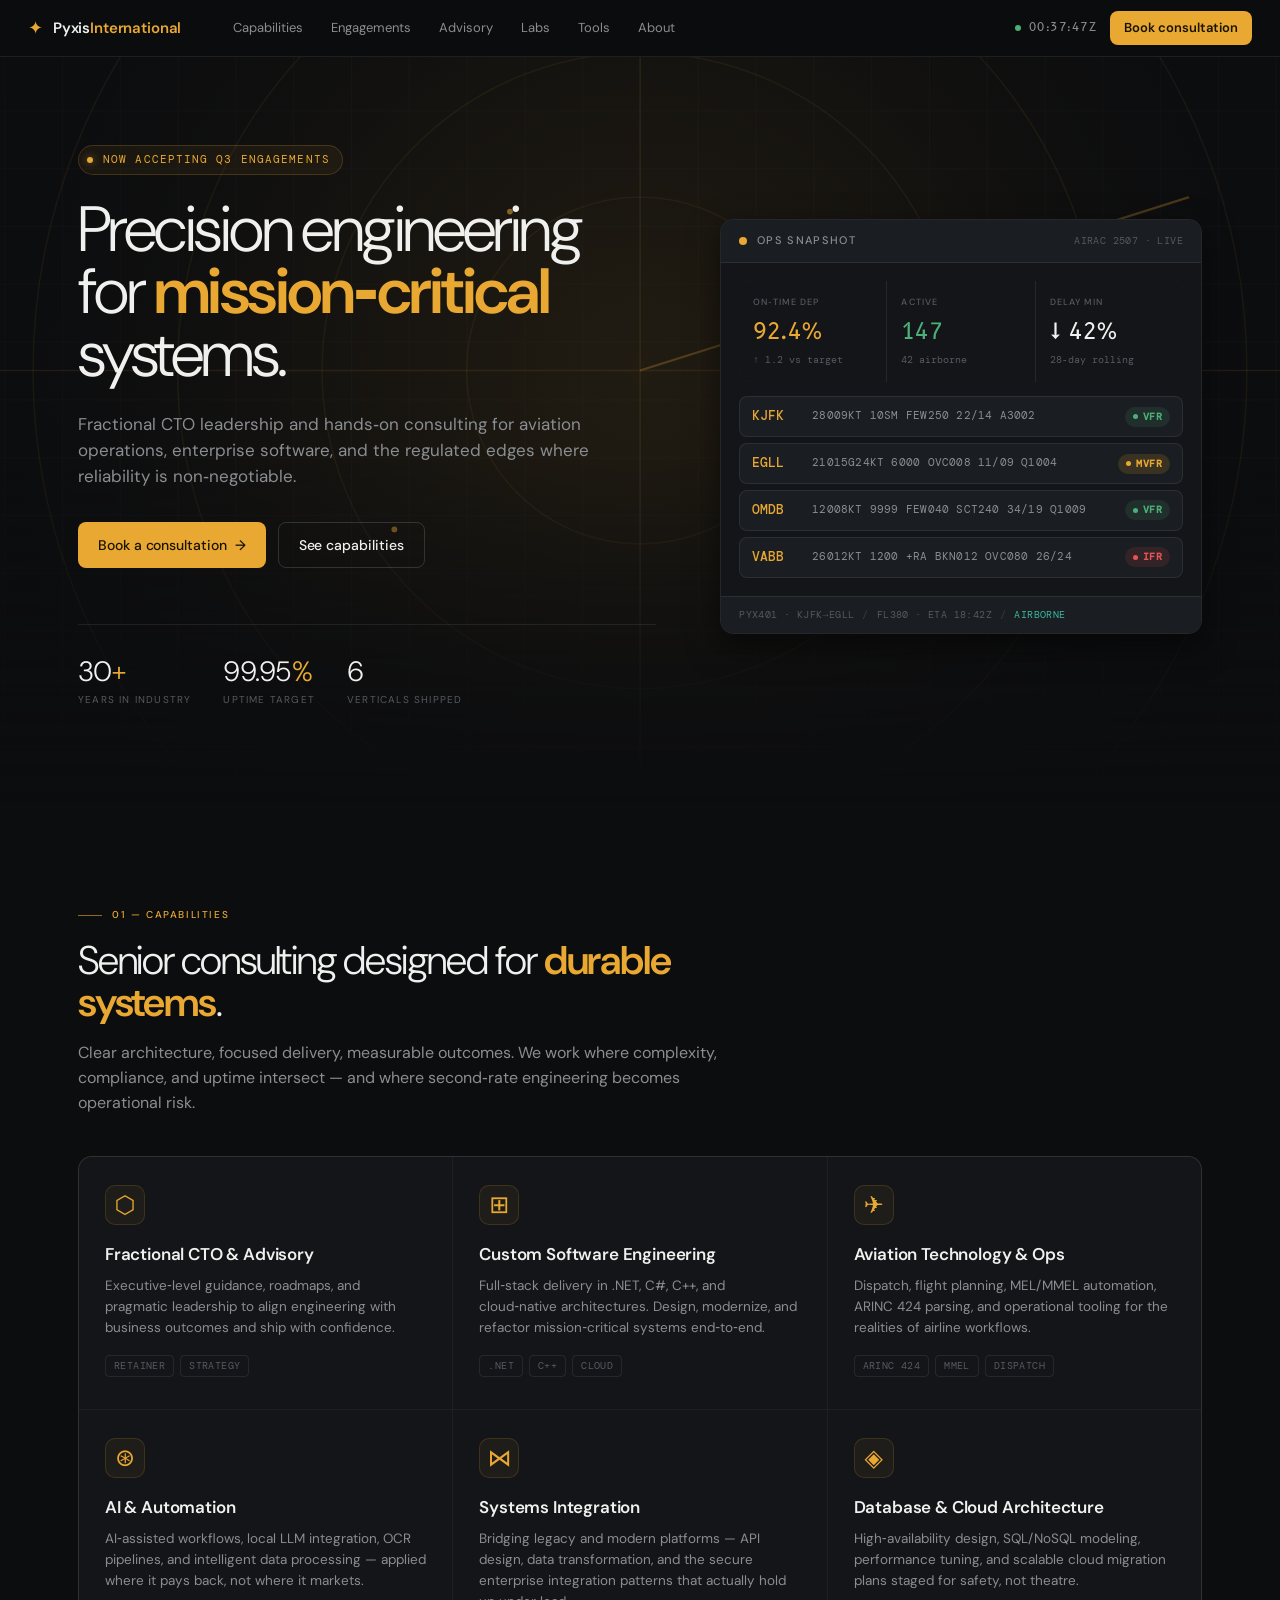
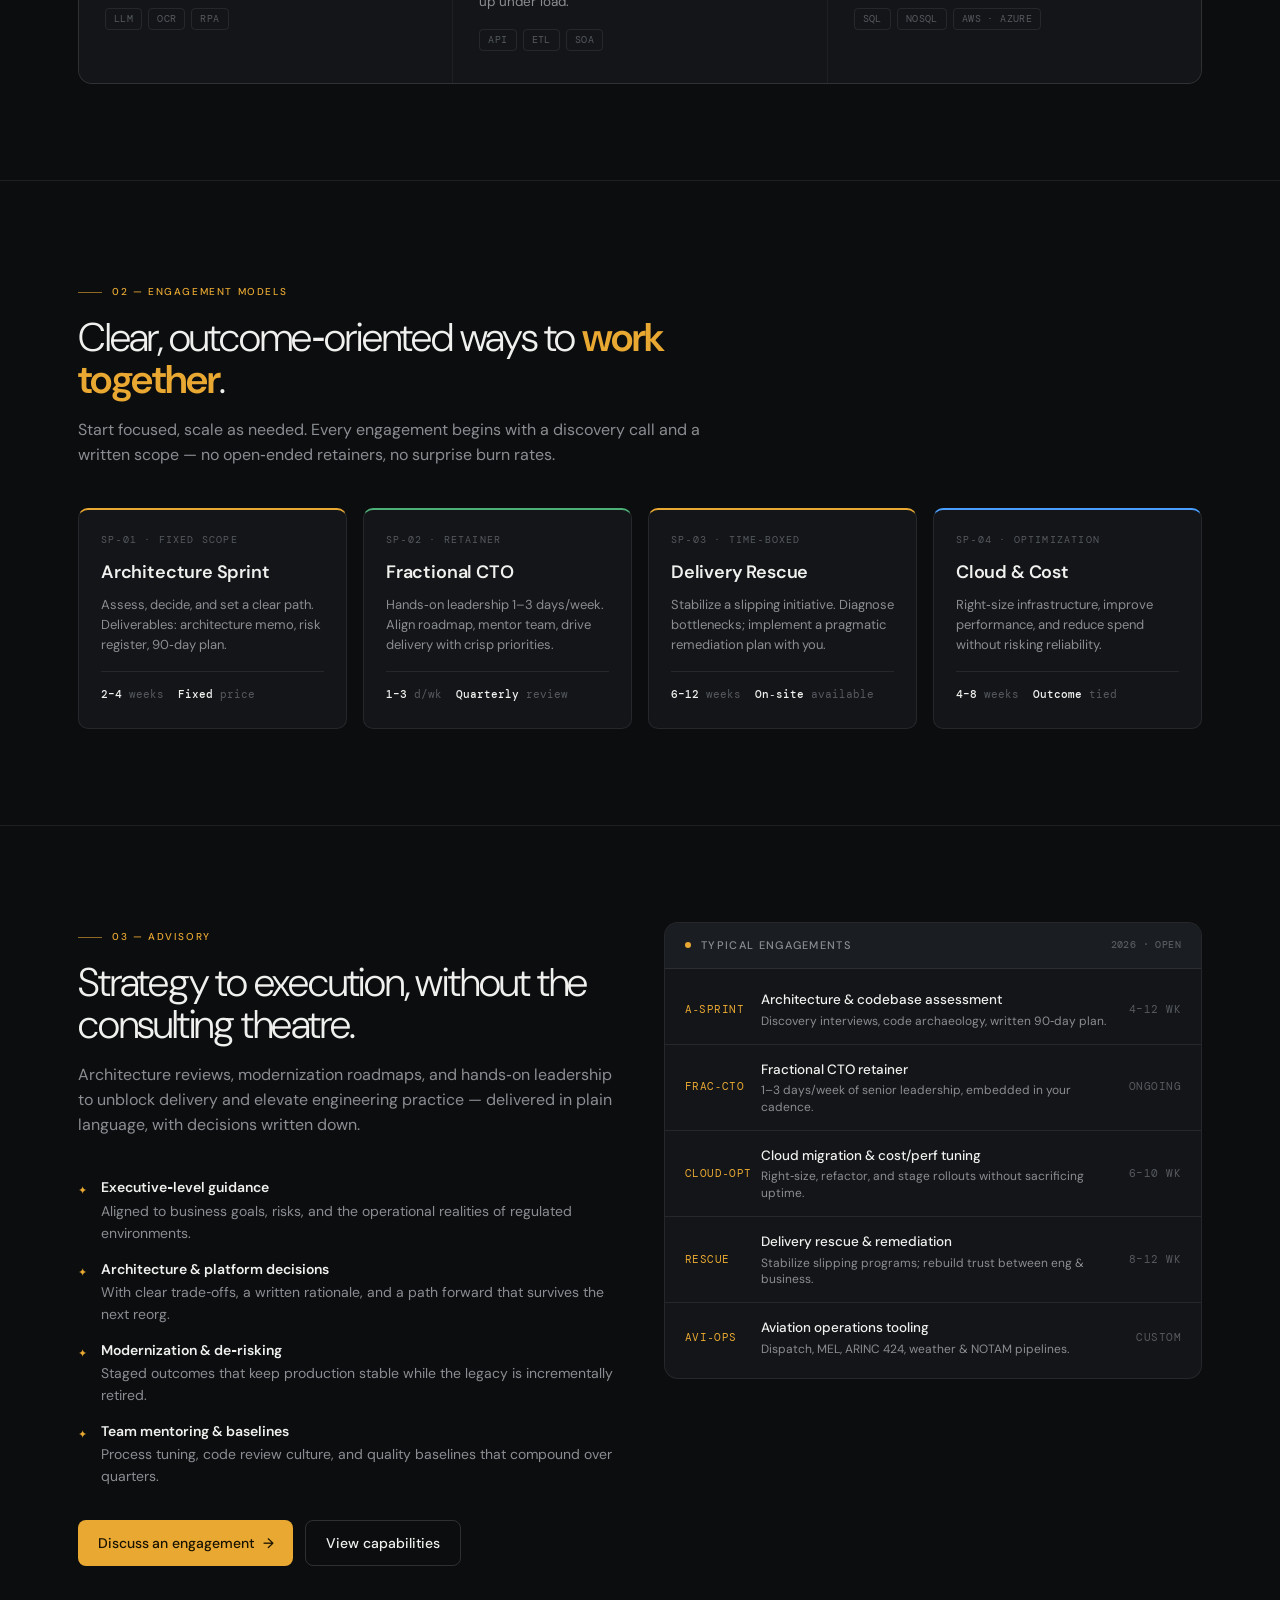
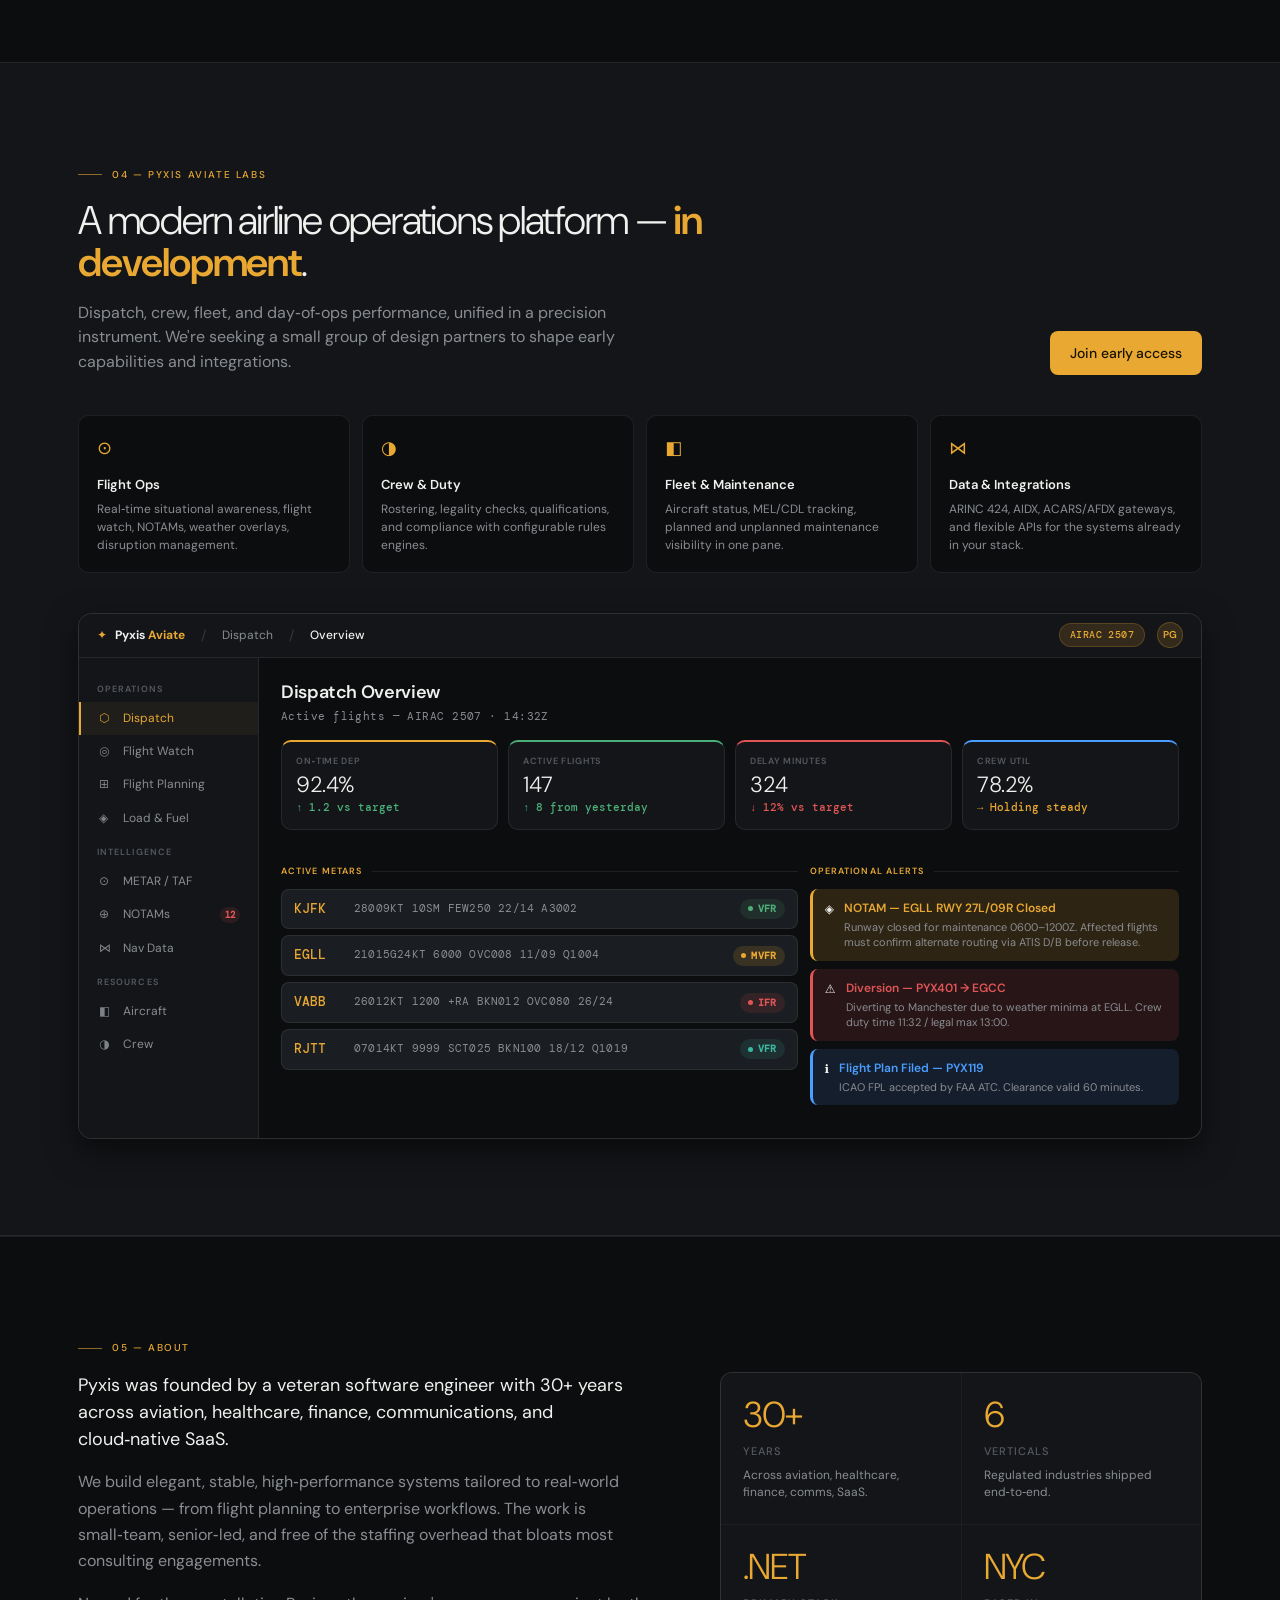
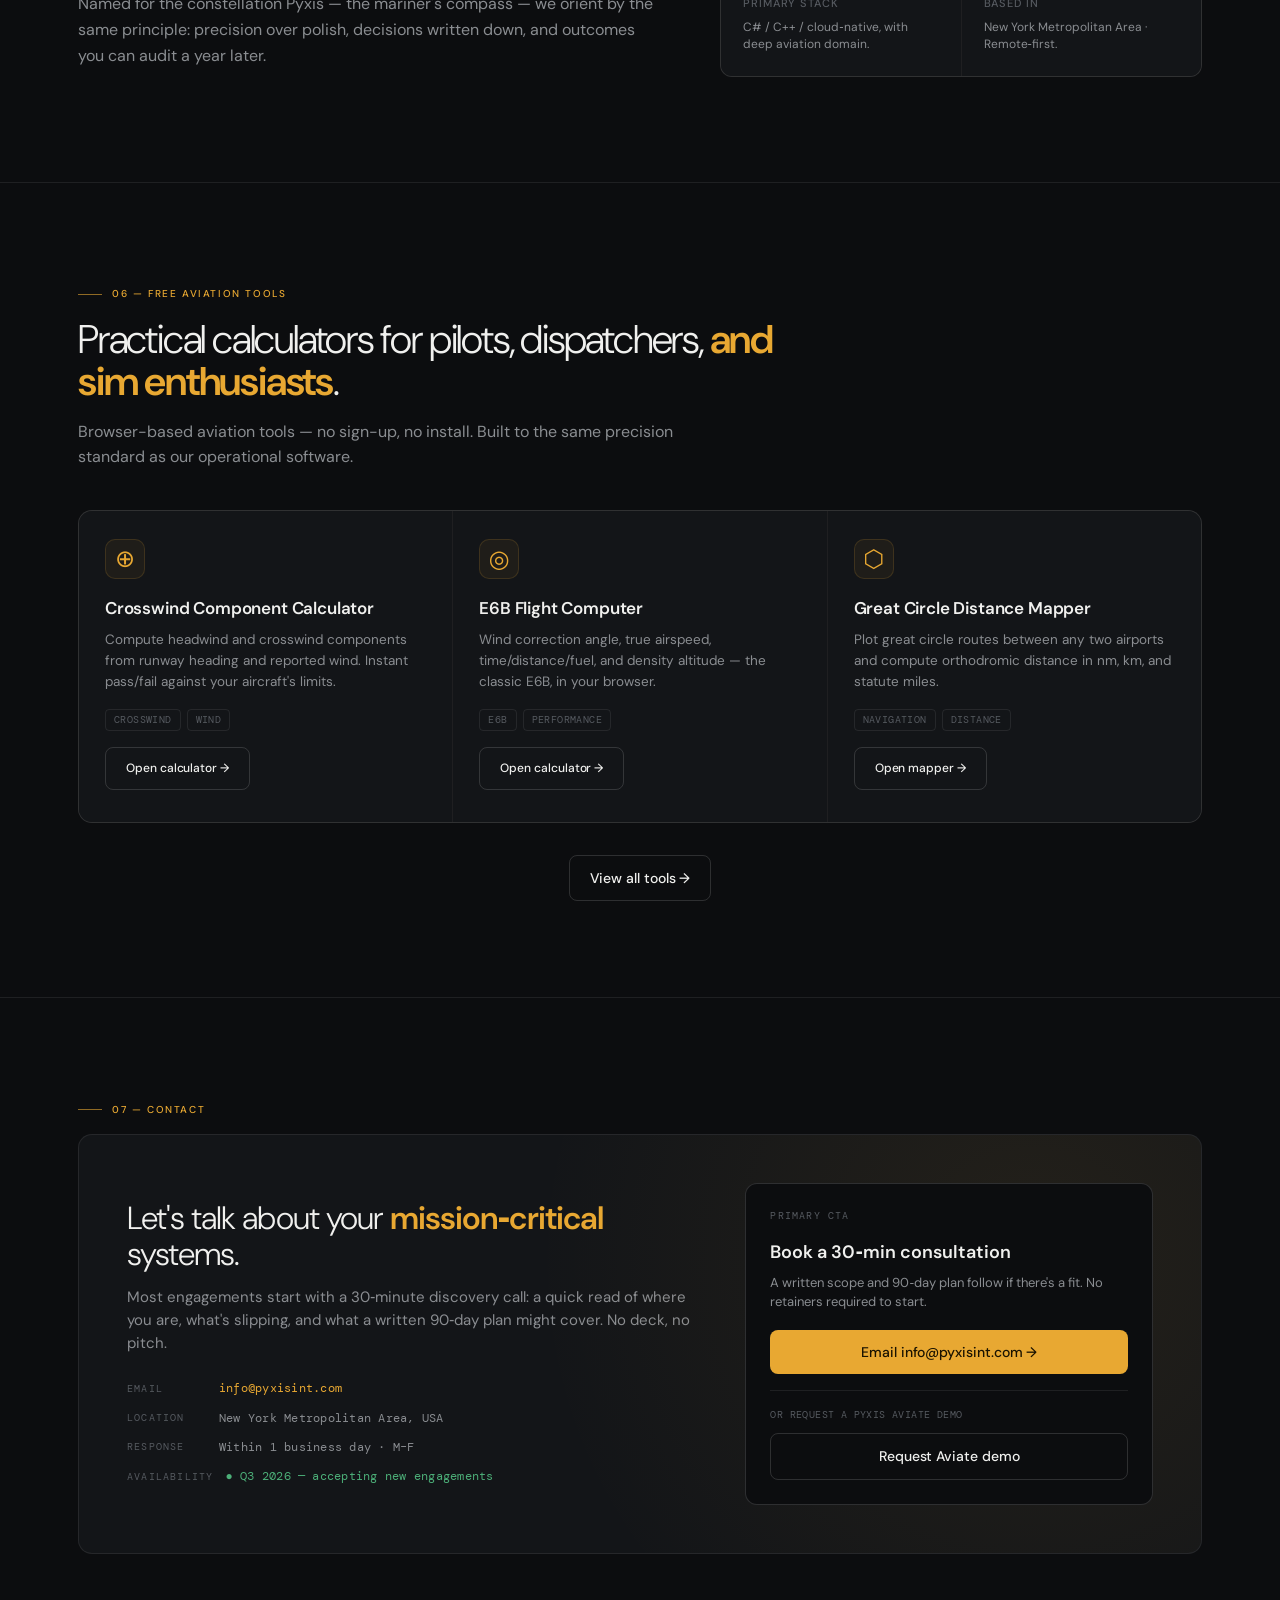
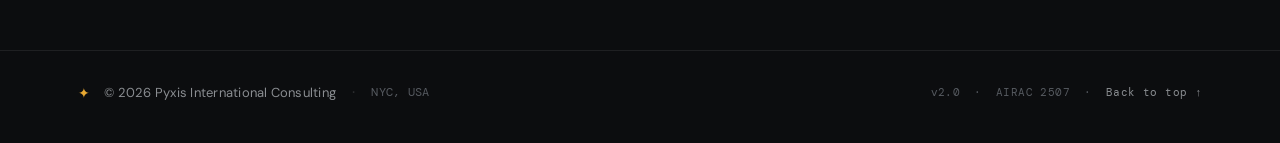
<file: index.html>
<!DOCTYPE html>
<html lang="en">
<head>
<!-- Google tag (gtag.js) -->
<script async src="https://www.googletagmanager.com/gtag/js?id=G-X0D4BDNXZQ"></script>
<script>
  window.dataLayer = window.dataLayer || [];
  function gtag(){dataLayer.push(arguments);}
  gtag('js', new Date());

  gtag('config', 'G-X0D4BDNXZQ');
</script>
<script async src="https://pagead2.googlesyndication.com/pagead/js/adsbygoogle.js?client=ca-pub-9214879052796126"
  crossorigin="anonymous"></script>
<meta charset="UTF-8" />
<meta name="viewport" content="width=device-width, initial-scale=1" />
<title>Pyxis International — Fractional CTO &amp; Aviation Software Consulting</title>
<meta name="description" content="Fractional CTO leadership and hands-on consulting for aviation operations and mission-critical enterprise software. Plus free aviation tools: great circle mapper, E6B and crosswind calculator." />
<meta name="keywords" content="fractional CTO, aviation software consulting, airline operations software, dispatch software, mission-critical systems, .NET consulting, aviation technology, Pyxis International" />
<meta name="author" content="Pyxis International" />
<meta name="robots" content="index, follow, max-image-preview:large" />
<meta name="theme-color" content="#0c0d0f" />
<link rel="canonical" href="https://www.pyxisint.com/" />
<link rel="icon" type="image/svg+xml" href="assets/logo-mark.svg" />

<!-- Open Graph / Facebook -->
<meta property="og:type" content="website" />
<meta property="og:site_name" content="Pyxis International" />
<meta property="og:locale" content="en_US" />
<meta property="og:url" content="https://www.pyxisint.com/" />
<meta property="og:title" content="Pyxis International — Fractional CTO &amp; Aviation Software Consulting" />
<meta property="og:description" content="Fractional CTO leadership and consulting for aviation operations and mission-critical software — plus free aviation tools for pilots and dispatchers." />
<meta property="og:image" content="https://www.pyxisint.com/assets/og/og-home.png" />
<meta property="og:image:width" content="1200" />
<meta property="og:image:height" content="630" />
<meta property="og:image:alt" content="Pyxis International — engineering for mission-critical systems" />

<!-- Twitter -->
<meta name="twitter:card" content="summary_large_image" />
<meta name="twitter:title" content="Pyxis International — Fractional CTO &amp; Aviation Software Consulting" />
<meta name="twitter:description" content="Fractional CTO leadership and consulting for aviation operations and mission-critical software — plus free aviation tools." />
<meta name="twitter:image" content="https://www.pyxisint.com/assets/og/og-home.png" />

<link rel="stylesheet" href="site.css" />

<script type="application/ld+json">
{
  "@context": "https://schema.org",
  "@graph": [
    {
      "@type": "Organization",
      "@id": "https://www.pyxisint.com/#org",
      "name": "Pyxis International",
      "url": "https://www.pyxisint.com/",
      "logo": "https://www.pyxisint.com/assets/logo-mark.svg",
      "email": "info@pyxisint.com",
      "description": "Fractional CTO leadership and consulting for aviation operations and mission-critical enterprise software.",
      "areaServed": "Worldwide",
      "address": { "@type": "PostalAddress", "addressRegion": "NY", "addressCountry": "US" }
    },
    {
      "@type": "WebSite",
      "@id": "https://www.pyxisint.com/#website",
      "url": "https://www.pyxisint.com/",
      "name": "Pyxis International",
      "publisher": { "@id": "https://www.pyxisint.com/#org" }
    }
  ]
}
</script>
</head>
<body data-hero="radar" data-density="comfy" data-accent="amber">


<!-- =========================== TOP NAV =========================== -->
<header class="site-nav">
  <div class="nav-inner">
    <a href="#top" class="brand" aria-label="Pyxis International">
      <span class="brand-star" aria-hidden="true">✦</span>
      <span class="brand-text">Pyxis<span class="amber">International</span></span>
    </a>
    <nav class="nav-links" aria-label="Primary">
      <a href="#capabilities">Capabilities</a>
      <a href="#engagements">Engagements</a>
      <a href="#advisory">Advisory</a>
      <a href="#aviate">Labs</a>
      <a href="tools/index.html">Tools</a>
      <a href="#about">About</a>
    </nav>
    <div class="nav-meta">
      <div class="nav-clock" aria-live="polite">
        <span class="pulse" aria-hidden="true"></span>
        <span id="zulu">— — : — — Z</span>
      </div>
      <a href="#contact" class="nav-cta">Book consultation</a>
    </div>
  </div>
</header>

<main id="top">

<!-- =========================== HERO =========================== -->
<section class="hero">
  <div class="hero-bg" aria-hidden="true"></div>
  <div class="container hero-inner">
    <div>
      <div class="hero-eyebrow">
        <span class="dot" aria-hidden="true"></span>
        Now accepting Q3 engagements
      </div>
      <h1>Precision engineering<br />for <b>mission‑critical</b> systems.</h1>
      <p class="lead">Fractional CTO leadership and hands‑on consulting for aviation operations, enterprise software, and the regulated edges where reliability is non‑negotiable.</p>
      <div class="hero-cta">
        <a class="btn btn-primary" href="#contact">Book a consultation <span aria-hidden="true">→</span></a>
        <a class="btn btn-ghost" href="#capabilities">See capabilities</a>
      </div>
      <div class="hero-stats">
        <div class="hero-stat">
          <span class="v">30<span style="color:var(--pyxis-amber)">+</span></span>
          <div class="l">Years in industry</div>
        </div>
        <div class="hero-stat">
          <span class="v">99.95<span style="color:var(--pyxis-amber)">%</span></span>
          <div class="l">Uptime target</div>
        </div>
        <div class="hero-stat">
          <span class="v">6</span>
          <div class="l">Verticals shipped</div>
        </div>
      </div>
    </div>

    <!-- Right side: instrument-style live panel -->
    <aside class="instrument" aria-label="Operations snapshot">
      <div class="instr-head">
        <span class="dot" aria-hidden="true"></span>
        <span class="instr-title">Ops Snapshot</span>
        <span class="instr-meta">AIRAC 2507 · LIVE</span>
      </div>
      <div class="instr-body">
        <div class="istat-row">
          <div class="istat amber">
            <div class="l">On‑time dep</div>
            <div class="v">92.4%</div>
            <div class="d">↑ 1.2 vs target</div>
          </div>
          <div class="istat green">
            <div class="l">Active</div>
            <div class="v">147</div>
            <div class="d">42 airborne</div>
          </div>
          <div class="istat">
            <div class="l">Delay min</div>
            <div class="v">↓ 42%</div>
            <div class="d">28‑day rolling</div>
          </div>
        </div>

        <div class="metar-row">
          <span class="metar-icao">KJFK</span>
          <span class="metar-raw">28009KT 10SM FEW250 22/14 A3002</span>
          <span class="badge green"><span class="dot"></span>VFR</span>
        </div>
        <div class="metar-row">
          <span class="metar-icao">EGLL</span>
          <span class="metar-raw">21015G24KT 6000 OVC008 11/09 Q1004</span>
          <span class="badge amber"><span class="dot"></span>MVFR</span>
        </div>
        <div class="metar-row">
          <span class="metar-icao">OMDB</span>
          <span class="metar-raw">12008KT 9999 FEW040 SCT240 34/19 Q1009</span>
          <span class="badge green"><span class="dot"></span>VFR</span>
        </div>
        <div class="metar-row" style="margin-bottom:0">
          <span class="metar-icao">VABB</span>
          <span class="metar-raw">26012KT 1200 +RA BKN012 OVC080 26/24</span>
          <span class="badge red"><span class="dot"></span>IFR</span>
        </div>
      </div>
      <div class="instr-foot">
        <span>PYX401 · KJFK→EGLL</span>
        <span class="sep">/</span>
        <span>FL380 · ETA 18:42Z</span>
        <span class="sep">/</span>
        <span style="color:var(--pyxis-teal)">AIRBORNE</span>
      </div>
    </aside>
  </div>
</section>

<!-- =========================== CAPABILITIES =========================== -->
<section id="capabilities" class="section">
  <div class="container">
    <div class="section-label">01 — Capabilities</div>
    <h2 class="section-title">Senior consulting designed for <b>durable systems</b>.</h2>
    <p class="section-lead">Clear architecture, focused delivery, measurable outcomes. We work where complexity, compliance, and uptime intersect — and where second‑rate engineering becomes operational risk.</p>

    <div class="cards-grid">
      <article class="scard">
        <div class="scard-icon" aria-hidden="true">⬡</div>
        <h3>Fractional CTO &amp; Advisory</h3>
        <p>Executive‑level guidance, roadmaps, and pragmatic leadership to align engineering with business outcomes and ship with confidence.</p>
        <div class="scard-tags"><span class="scard-tag">Retainer</span><span class="scard-tag">Strategy</span></div>
      </article>

      <article class="scard">
        <div class="scard-icon" aria-hidden="true">⊞</div>
        <h3>Custom Software Engineering</h3>
        <p>Full‑stack delivery in .NET, C#, C++, and cloud‑native architectures. Design, modernize, and refactor mission‑critical systems end‑to‑end.</p>
        <div class="scard-tags"><span class="scard-tag">.NET</span><span class="scard-tag">C++</span><span class="scard-tag">Cloud</span></div>
      </article>

      <article class="scard">
        <div class="scard-icon" aria-hidden="true">✈</div>
        <h3>Aviation Technology &amp; Ops</h3>
        <p>Dispatch, flight planning, MEL/MMEL automation, ARINC 424 parsing, and operational tooling for the realities of airline workflows.</p>
        <div class="scard-tags"><span class="scard-tag">ARINC 424</span><span class="scard-tag">MMEL</span><span class="scard-tag">Dispatch</span></div>
      </article>

      <article class="scard">
        <div class="scard-icon" aria-hidden="true">⊛</div>
        <h3>AI &amp; Automation</h3>
        <p>AI‑assisted workflows, local LLM integration, OCR pipelines, and intelligent data processing — applied where it pays back, not where it markets.</p>
        <div class="scard-tags"><span class="scard-tag">LLM</span><span class="scard-tag">OCR</span><span class="scard-tag">RPA</span></div>
      </article>

      <article class="scard">
        <div class="scard-icon" aria-hidden="true">⋈</div>
        <h3>Systems Integration</h3>
        <p>Bridging legacy and modern platforms — API design, data transformation, and the secure enterprise integration patterns that actually hold up under load.</p>
        <div class="scard-tags"><span class="scard-tag">API</span><span class="scard-tag">ETL</span><span class="scard-tag">SOA</span></div>
      </article>

      <article class="scard">
        <div class="scard-icon" aria-hidden="true">◈</div>
        <h3>Database &amp; Cloud Architecture</h3>
        <p>High‑availability design, SQL/NoSQL modeling, performance tuning, and scalable cloud migration plans staged for safety, not theatre.</p>
        <div class="scard-tags"><span class="scard-tag">SQL</span><span class="scard-tag">NoSQL</span><span class="scard-tag">AWS · Azure</span></div>
      </article>
    </div>
  </div>
</section>

<!-- =========================== ENGAGEMENT MODELS =========================== -->
<section id="engagements" class="section">
  <div class="container">
    <div class="section-label">02 — Engagement Models</div>
    <h2 class="section-title">Clear, outcome‑oriented ways to <b>work together</b>.</h2>
    <p class="section-lead">Start focused, scale as needed. Every engagement begins with a discovery call and a written scope — no open‑ended retainers, no surprise burn rates.</p>

    <div class="tiles">
      <article class="tile amber">
        <div class="tile-label">SP‑01 · FIXED SCOPE</div>
        <h3>Architecture Sprint</h3>
        <p>Assess, decide, and set a clear path. Deliverables: architecture memo, risk register, 90‑day plan.</p>
        <div class="tile-meta"><span><b>2–4</b> weeks</span><span><b>Fixed</b> price</span></div>
      </article>

      <article class="tile green">
        <div class="tile-label">SP‑02 · RETAINER</div>
        <h3>Fractional CTO</h3>
        <p>Hands‑on leadership 1–3 days/week. Align roadmap, mentor team, drive delivery with crisp priorities.</p>
        <div class="tile-meta"><span><b>1–3</b> d/wk</span><span><b>Quarterly</b> review</span></div>
      </article>

      <article class="tile red">
        <div class="tile-label">SP‑03 · TIME‑BOXED</div>
        <h3>Delivery Rescue</h3>
        <p>Stabilize a slipping initiative. Diagnose bottlenecks; implement a pragmatic remediation plan with you.</p>
        <div class="tile-meta"><span><b>6–12</b> weeks</span><span><b>On‑site</b> available</span></div>
      </article>

      <article class="tile blue">
        <div class="tile-label">SP‑04 · OPTIMIZATION</div>
        <h3>Cloud &amp; Cost</h3>
        <p>Right‑size infrastructure, improve performance, and reduce spend without risking reliability.</p>
        <div class="tile-meta"><span><b>4–8</b> weeks</span><span><b>Outcome</b> tied</span></div>
      </article>
    </div>
  </div>
</section>

<!-- =========================== ADVISORY =========================== -->
<section id="advisory" class="section">
  <div class="container grid-two">
    <div>
      <div class="section-label">03 — Advisory</div>
      <h2 class="section-title">Strategy to execution, without the consulting theatre.</h2>
      <p class="section-lead">Architecture reviews, modernization roadmaps, and hands‑on leadership to unblock delivery and elevate engineering practice — delivered in plain language, with decisions written down.</p>
      <ul class="feature-list">
        <li><div><b>Executive‑level guidance</b><span>Aligned to business goals, risks, and the operational realities of regulated environments.</span></div></li>
        <li><div><b>Architecture &amp; platform decisions</b><span>With clear trade‑offs, a written rationale, and a path forward that survives the next reorg.</span></div></li>
        <li><div><b>Modernization &amp; de‑risking</b><span>Staged outcomes that keep production stable while the legacy is incrementally retired.</span></div></li>
        <li><div><b>Team mentoring &amp; baselines</b><span>Process tuning, code review culture, and quality baselines that compound over quarters.</span></div></li>
      </ul>
      <div class="hero-cta">
        <a class="btn btn-primary" href="#contact">Discuss an engagement <span aria-hidden="true">→</span></a>
        <a class="btn btn-ghost" href="#capabilities">View capabilities</a>
      </div>
    </div>

    <aside class="panel" aria-label="Typical engagements">
      <div class="panel-header">
        <span class="dot" aria-hidden="true"></span>
        <span>Typical Engagements</span>
        <span class="pill">2026 · OPEN</span>
      </div>
      <div class="panel-body">
        <div class="panel-row">
          <span class="pr-code">A‑SPRINT</span>
          <div>
            <div class="pr-title">Architecture &amp; codebase assessment</div>
            <div class="pr-sub">Discovery interviews, code archaeology, written 90‑day plan.</div>
          </div>
          <div class="pr-meta">4–12 WK</div>
        </div>
        <div class="panel-row">
          <span class="pr-code">FRAC‑CTO</span>
          <div>
            <div class="pr-title">Fractional CTO retainer</div>
            <div class="pr-sub">1–3 days/week of senior leadership, embedded in your cadence.</div>
          </div>
          <div class="pr-meta">ONGOING</div>
        </div>
        <div class="panel-row">
          <span class="pr-code">CLOUD‑OPT</span>
          <div>
            <div class="pr-title">Cloud migration &amp; cost/perf tuning</div>
            <div class="pr-sub">Right‑size, refactor, and stage rollouts without sacrificing uptime.</div>
          </div>
          <div class="pr-meta">6–10 WK</div>
        </div>
        <div class="panel-row">
          <span class="pr-code">RESCUE</span>
          <div>
            <div class="pr-title">Delivery rescue &amp; remediation</div>
            <div class="pr-sub">Stabilize slipping programs; rebuild trust between eng &amp; business.</div>
          </div>
          <div class="pr-meta">8–12 WK</div>
        </div>
        <div class="panel-row">
          <span class="pr-code">AVI‑OPS</span>
          <div>
            <div class="pr-title">Aviation operations tooling</div>
            <div class="pr-sub">Dispatch, MEL, ARINC 424, weather &amp; NOTAM pipelines.</div>
          </div>
          <div class="pr-meta">CUSTOM</div>
        </div>
      </div>
    </aside>
  </div>
</section>

<!-- =========================== AVIATE LABS =========================== -->
<section id="aviate" class="section labs">
  <div class="container">
    <div class="section-label">04 — Pyxis Aviate Labs</div>
    <div class="labs-header">
      <div>
        <h2 class="section-title" style="margin-bottom:18px">A modern airline operations platform — <b>in development</b>.</h2>
        <p>Dispatch, crew, fleet, and day‑of‑ops performance, unified in a precision instrument. We're seeking a small group of design partners to shape early capabilities and integrations.</p>
      </div>
      <div class="hero-cta">
        <a class="btn btn-primary" href="mailto:info@pyxisint.com?subject=Pyxis%20Aviate%20Early%20Access">Join early access</a>
      </div>
    </div>

    <div class="labs-feature-grid">
      <div class="lfeat">
        <div class="lfeat-icon">⊙</div>
        <h4>Flight Ops</h4>
        <p>Real‑time situational awareness, flight watch, NOTAMs, weather overlays, disruption management.</p>
      </div>
      <div class="lfeat">
        <div class="lfeat-icon">◑</div>
        <h4>Crew &amp; Duty</h4>
        <p>Rostering, legality checks, qualifications, and compliance with configurable rules engines.</p>
      </div>
      <div class="lfeat">
        <div class="lfeat-icon">◧</div>
        <h4>Fleet &amp; Maintenance</h4>
        <p>Aircraft status, MEL/CDL tracking, planned and unplanned maintenance visibility in one pane.</p>
      </div>
      <div class="lfeat">
        <div class="lfeat-icon">⋈</div>
        <h4>Data &amp; Integrations</h4>
        <p>ARINC 424, AIDX, ACARS/AFDX gateways, and flexible APIs for the systems already in your stack.</p>
      </div>
    </div>

    <!-- Live(ish) dashboard preview -->
    <div class="dash" aria-label="Pyxis Aviate dashboard preview">
      <div class="dash-topbar">
        <div class="tb-brand">
          <span class="star">✦</span>
          <b>Pyxis <span>Aviate</span></b>
        </div>
        <span class="sep">/</span>
        <span class="crumb">Dispatch</span>
        <span class="sep">/</span>
        <span class="crumb"><b>Overview</b></span>
        <span class="airac-pill">AIRAC 2507</span>
        <div class="avatar">PG</div>
      </div>

      <div class="dash-body">
        <aside class="dash-sidebar">
          <div class="dash-side-label">Operations</div>
          <div class="dash-nav-item active"><span class="ico">⬡</span> Dispatch</div>
          <div class="dash-nav-item"><span class="ico">◎</span> Flight Watch</div>
          <div class="dash-nav-item"><span class="ico">⊞</span> Flight Planning</div>
          <div class="dash-nav-item"><span class="ico">◈</span> Load &amp; Fuel</div>
          <div class="dash-side-label">Intelligence</div>
          <div class="dash-nav-item"><span class="ico">⊙</span> METAR / TAF</div>
          <div class="dash-nav-item"><span class="ico">⊕</span> NOTAMs<span class="nbadge">12</span></div>
          <div class="dash-nav-item"><span class="ico">⋈</span> Nav Data</div>
          <div class="dash-side-label">Resources</div>
          <div class="dash-nav-item"><span class="ico">◧</span> Aircraft</div>
          <div class="dash-nav-item"><span class="ico">◑</span> Crew</div>
        </aside>

        <div class="dash-main">
          <div class="dash-main-head">
            <div>
              <div class="dash-main-title">Dispatch Overview</div>
              <div class="dash-main-sub">Active flights — AIRAC 2507 · 14:32Z</div>
            </div>
          </div>

          <div class="dash-stat-grid">
            <div class="dash-stat accent">
              <div class="l">On‑time dep</div>
              <div class="v">92.4%</div>
              <div class="d delta-up">↑ 1.2 vs target</div>
            </div>
            <div class="dash-stat green">
              <div class="l">Active flights</div>
              <div class="v">147</div>
              <div class="d delta-up">↑ 8 from yesterday</div>
            </div>
            <div class="dash-stat red">
              <div class="l">Delay minutes</div>
              <div class="v">324</div>
              <div class="d delta-down">↓ 12% vs target</div>
            </div>
            <div class="dash-stat blue">
              <div class="l">Crew util</div>
              <div class="v">78.2%</div>
              <div class="d delta-warn">→ Holding steady</div>
            </div>
          </div>

          <div class="dash-cols">
            <div>
              <div class="dash-section-label">Active METARs</div>
              <div class="metar-row">
                <span class="metar-icao">KJFK</span>
                <span class="metar-raw">28009KT 10SM FEW250 22/14 A3002</span>
                <span class="badge green"><span class="dot"></span>VFR</span>
              </div>
              <div class="metar-row">
                <span class="metar-icao">EGLL</span>
                <span class="metar-raw">21015G24KT 6000 OVC008 11/09 Q1004</span>
                <span class="badge amber"><span class="dot"></span>MVFR</span>
              </div>
              <div class="metar-row">
                <span class="metar-icao">VABB</span>
                <span class="metar-raw">26012KT 1200 +RA BKN012 OVC080 26/24</span>
                <span class="badge red"><span class="dot"></span>IFR</span>
              </div>
              <div class="metar-row" style="margin-bottom:0">
                <span class="metar-icao">RJTT</span>
                <span class="metar-raw">07014KT 9999 SCT025 BKN100 18/12 Q1019</span>
                <span class="badge teal"><span class="dot"></span>VFR</span>
              </div>
            </div>

            <div>
              <div class="dash-section-label">Operational Alerts</div>
              <div class="alert warn">
                <span class="ai">◈</span>
                <div>
                  <div class="at">NOTAM — EGLL RWY 27L/09R Closed</div>
                  <div class="ab">Runway closed for maintenance 0600–1200Z. Affected flights must confirm alternate routing via ATIS D/B before release.</div>
                </div>
              </div>
              <div class="alert danger">
                <span class="ai">⚠</span>
                <div>
                  <div class="at">Diversion — PYX401 → EGCC</div>
                  <div class="ab">Diverting to Manchester due to weather minima at EGLL. Crew duty time 11:32 / legal max 13:00.</div>
                </div>
              </div>
              <div class="alert info">
                <span class="ai">ℹ</span>
                <div>
                  <div class="at">Flight Plan Filed — PYX119</div>
                  <div class="ab">ICAO FPL accepted by FAA ATC. Clearance valid 60 minutes.</div>
                </div>
              </div>
            </div>
          </div>
        </div>
      </div>
    </div>
  </div>
</section>

<!-- =========================== ABOUT =========================== -->
<section id="about" class="section">
  <div class="container">
    <div class="section-label">05 — About</div>
    <div class="about-grid">
      <div>
        <p>Pyxis was founded by a veteran software engineer with 30+ years across aviation, healthcare, finance, communications, and cloud‑native SaaS.</p>
        <p>We build elegant, stable, high‑performance systems tailored to real‑world operations — from flight planning to enterprise workflows. The work is small‑team, senior‑led, and free of the staffing overhead that bloats most consulting engagements.</p>
        <p>Named for the constellation Pyxis — the mariner's compass — we orient by the same principle: precision over polish, decisions written down, and outcomes you can audit a year later.</p>
      </div>
      <div class="about-stats">
        <div class="about-stat">
          <div class="v">30+</div>
          <div class="l">Years</div>
          <div class="s">Across aviation, healthcare, finance, comms, SaaS.</div>
        </div>
        <div class="about-stat">
          <div class="v">6</div>
          <div class="l">Verticals</div>
          <div class="s">Regulated industries shipped end‑to‑end.</div>
        </div>
        <div class="about-stat">
          <div class="v">.NET</div>
          <div class="l">Primary stack</div>
          <div class="s">C# / C++ / cloud‑native, with deep aviation domain.</div>
        </div>
        <div class="about-stat">
          <div class="v">NYC</div>
          <div class="l">Based in</div>
          <div class="s">New York Metropolitan Area · Remote‑first.</div>
        </div>
      </div>
    </div>
  </div>
</section>

<!-- =========================== FREE TOOLS =========================== -->
<section id="tools" class="section">
  <div class="container">
    <div class="section-label">06 — Free Aviation Tools</div>
    <h2 class="section-title">Practical calculators for pilots, dispatchers, <b>and sim enthusiasts</b>.</h2>
    <p class="section-lead">Browser-based aviation tools — no sign-up, no install. Built to the same precision standard as our operational software.</p>

    <div class="cards-grid">
      <article class="scard">
        <div class="scard-icon" aria-hidden="true">⊕</div>
        <h3>Crosswind Component Calculator</h3>
        <p>Compute headwind and crosswind components from runway heading and reported wind. Instant pass/fail against your aircraft's limits.</p>
        <div class="scard-tags"><span class="scard-tag">Crosswind</span><span class="scard-tag">Wind</span></div>
        <a class="btn btn-ghost" href="/tools/crosswind-calculator.html">Open calculator →</a>
      </article>

      <article class="scard">
        <div class="scard-icon" aria-hidden="true">◎</div>
        <h3>E6B Flight Computer</h3>
        <p>Wind correction angle, true airspeed, time/distance/fuel, and density altitude — the classic E6B, in your browser.</p>
        <div class="scard-tags"><span class="scard-tag">E6B</span><span class="scard-tag">Performance</span></div>
        <a class="btn btn-ghost" href="/tools/e6b-calculator.html">Open calculator →</a>
      </article>

      <article class="scard">
        <div class="scard-icon" aria-hidden="true">⬡</div>
        <h3>Great Circle Distance Mapper</h3>
        <p>Plot great circle routes between any two airports and compute orthodromic distance in nm, km, and statute miles.</p>
        <div class="scard-tags"><span class="scard-tag">Navigation</span><span class="scard-tag">Distance</span></div>
        <a class="btn btn-ghost" href="/tools/great-circle-mapper.html">Open mapper →</a>
      </article>
    </div>

    <div style="text-align:center;margin-top:32px">
      <a class="btn btn-ghost" href="tools/index.html">View all tools →</a>
    </div>
  </div>
</section>

<!-- =========================== CONTACT =========================== -->
<section id="contact" class="section">
  <div class="container">
    <div class="section-label">07 — Contact</div>
    <div class="contact">
      <div>
        <h2>Let's talk about your <b>mission‑critical</b> systems.</h2>
        <p>Most engagements start with a 30‑minute discovery call: a quick read of where you are, what's slipping, and what a written 90‑day plan might cover. No deck, no pitch.</p>
        <div class="contact-meta">
          <div class="row"><span class="l">EMAIL</span><a href="mailto:info@pyxisint.com">info@pyxisint.com</a></div>
          <div class="row"><span class="l">LOCATION</span><span>New York Metropolitan Area, USA</span></div>
          <div class="row"><span class="l">RESPONSE</span><span>Within 1 business day · M–F</span></div>
          <div class="row"><span class="l">AVAILABILITY</span><span style="color:var(--pyxis-green)">● Q3 2026 — accepting new engagements</span></div>
        </div>
      </div>

      <div class="contact-card">
        <div class="opt-label">PRIMARY CTA</div>
        <div class="opt-title">Book a 30‑min consultation</div>
        <div class="opt-desc">A written scope and 90‑day plan follow if there's a fit. No retainers required to start.</div>
        <a class="btn btn-primary" style="width:100%;justify-content:center" href="mailto:info@pyxisint.com?subject=Pyxis%20Consultation%20Request">Email info@pyxisint.com →</a>
        <div style="margin-top:16px;padding-top:16px;border-top:1px solid var(--pyxis-border);font-family:var(--font-mono);font-size:10px;letter-spacing:0.04em;color:var(--pyxis-text-tertiary);text-transform:uppercase">Or request a Pyxis Aviate demo</div>
        <a class="btn btn-ghost" style="width:100%;justify-content:center;margin-top:10px" href="mailto:info@pyxisint.com?subject=Pyxis%20Aviate%20Demo%20Request">Request Aviate demo</a>
      </div>
    </div>
  </div>
</section>

</main>

<!-- =========================== FOOTER =========================== -->
<footer class="site-footer">
  <div class="container footer-wrap">
    <div class="footer-left">
      <span class="brand-star" style="color:var(--pyxis-amber);font-size:14px">✦</span>
      <span style="color:var(--pyxis-text-secondary);font-family:var(--font-body);font-size:13px">© 2026 Pyxis International Consulting</span>
      <span class="sep">·</span>
      <span>NYC, USA</span>
    </div>
    <div class="footer-right">
      <span>v2.0</span>
      <span class="sep">·</span>
      <span>AIRAC 2507</span>
      <span class="sep">·</span>
      <a href="#top" class="footer-back">Back to top ↑</a>
    </div>
  </div>
</footer>

<!-- ============================ SCRIPTS ============================ -->
<script>
// Live Zulu clock in the nav
(function() {
  const el = document.getElementById('zulu');
  if (!el) return;
  function tick() {
    const d = new Date();
    const hh = String(d.getUTCHours()).padStart(2, '0');
    const mm = String(d.getUTCMinutes()).padStart(2, '0');
    const ss = String(d.getUTCSeconds()).padStart(2, '0');
    el.textContent = `${hh}:${mm}:${ss}Z`;
  }
  tick();
  setInterval(tick, 1000);
})();
</script>

</body>
</html>
</file>
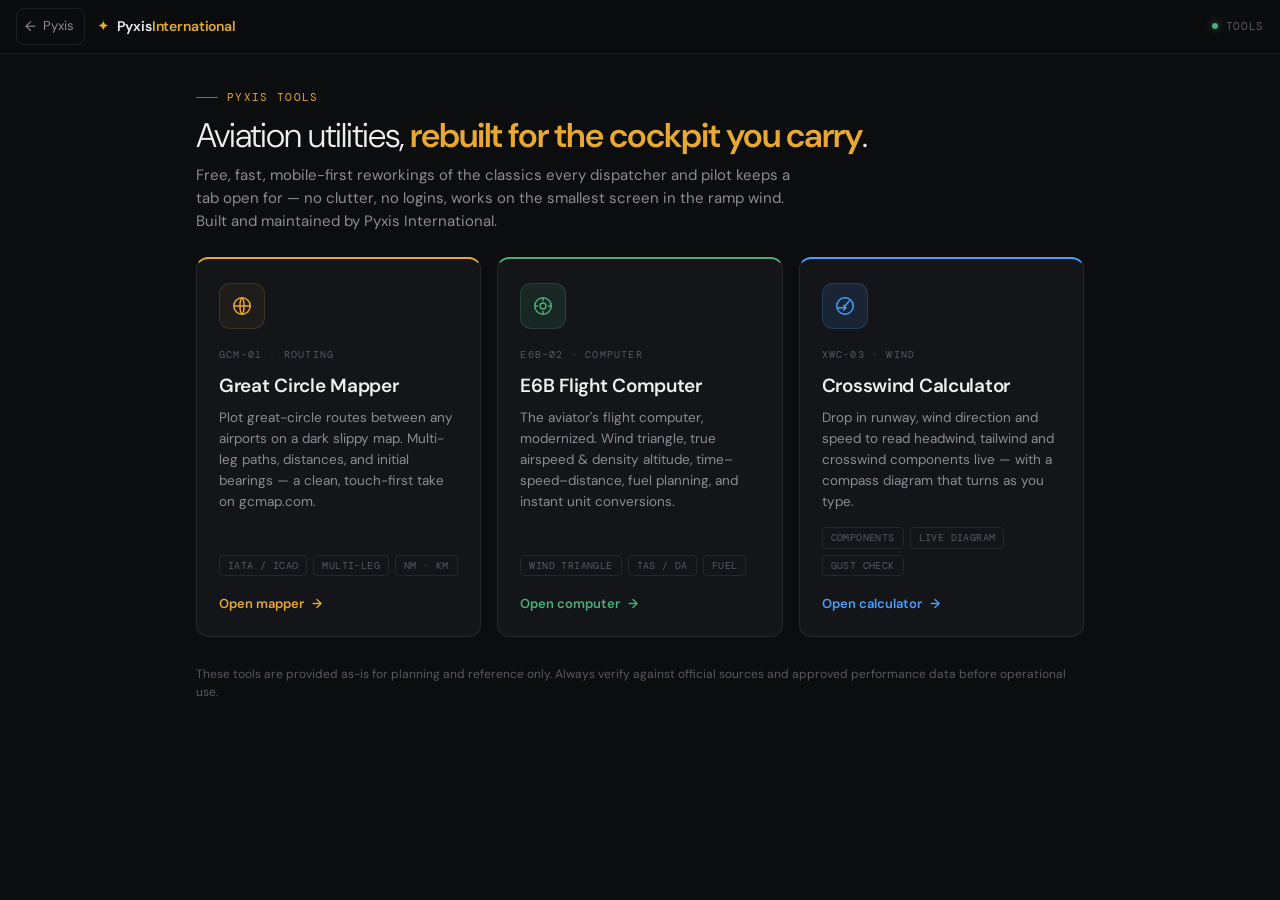
<file: tools/index.html>
<!DOCTYPE html>
<html lang="en">
<head>
<!-- Google tag (gtag.js) -->
<script async src="https://www.googletagmanager.com/gtag/js?id=G-X0D4BDNXZQ"></script>
<script>
  window.dataLayer = window.dataLayer || [];
  function gtag(){dataLayer.push(arguments);}
  gtag('js', new Date());

  gtag('config', 'G-X0D4BDNXZQ');
</script>
<script async src="https://pagead2.googlesyndication.com/pagead/js/adsbygoogle.js?client=ca-pub-9214879052796126"
  crossorigin="anonymous"></script>
<meta charset="UTF-8" />
<meta name="viewport" content="width=device-width, initial-scale=1" />
<title>Free Aviation Tools — Great Circle Mapper, E6B &amp; Crosswind Calculator | Pyxis</title>
<meta name="description" content="Free, modern, mobile-first aviation tools: a great circle route mapper, an E6B flight computer, and a crosswind calculator. No login, no apps — built by Pyxis International." />
<meta name="keywords" content="aviation tools, great circle mapper, E6B calculator, crosswind calculator, flight planning tools, pilot tools, free aviation calculator, e6b online" />
<meta name="author" content="Pyxis International" />
<meta name="robots" content="index, follow, max-image-preview:large" />
<meta name="theme-color" content="#0c0d0f" />
<link rel="canonical" href="https://www.pyxisint.com/tools/" />
<link rel="icon" type="image/svg+xml" href="../assets/logo-mark.svg" />

<meta property="og:type" content="website" />
<meta property="og:site_name" content="Pyxis International" />
<meta property="og:locale" content="en_US" />
<meta property="og:url" content="https://www.pyxisint.com/tools/" />
<meta property="og:title" content="Free Aviation Tools — Great Circle Mapper, E6B &amp; Crosswind Calculator" />
<meta property="og:description" content="Free, modern, mobile-first aviation tools for pilots and dispatchers. Great circle mapper, E6B flight computer, and crosswind calculator." />
<meta property="og:image" content="https://www.pyxisint.com/assets/og/og-tools.png" />
<meta property="og:image:width" content="1200" />
<meta property="og:image:height" content="630" />
<meta property="og:image:alt" content="Pyxis Tools — free aviation utilities" />

<meta name="twitter:card" content="summary_large_image" />
<meta name="twitter:title" content="Free Aviation Tools — Great Circle Mapper, E6B &amp; Crosswind Calculator" />
<meta name="twitter:description" content="Free, modern, mobile-first aviation tools for pilots and dispatchers." />
<meta name="twitter:image" content="https://www.pyxisint.com/assets/og/og-tools.png" />

<link rel="stylesheet" href="tools.css" />

<script type="application/ld+json">
{
  "@context": "https://schema.org",
  "@graph": [
    {
      "@type": "BreadcrumbList",
      "itemListElement": [
        { "@type": "ListItem", "position": 1, "name": "Home", "item": "https://www.pyxisint.com/" },
        { "@type": "ListItem", "position": 2, "name": "Tools", "item": "https://www.pyxisint.com/tools/" }
      ]
    },
    {
      "@type": "ItemList",
      "name": "Pyxis Aviation Tools",
      "itemListElement": [
        { "@type": "ListItem", "position": 1, "name": "Great Circle Mapper", "url": "https://www.pyxisint.com/tools/great-circle-mapper.html" },
        { "@type": "ListItem", "position": 2, "name": "E6B Flight Computer", "url": "https://www.pyxisint.com/tools/e6b-calculator.html" },
        { "@type": "ListItem", "position": 3, "name": "Crosswind Calculator", "url": "https://www.pyxisint.com/tools/crosswind-calculator.html" }
      ]
    }
  ]
}
</script>
</head>
<body>


<header class="tool-topbar">
  <a href="../index.html" class="tb-back"><span class="arr" aria-hidden="true">←</span> Pyxis</a>
  <div class="tb-brand">
    <span class="star" aria-hidden="true">✦</span>
    <span class="label">Pyxis<span>International</span></span>
  </div>
  <div class="tb-tool"><span class="dot" aria-hidden="true"></span> Tools</div>
</header>

<main class="tool-wrap" data-screen-label="Tools Hub">
  <div class="tool-head">
    <div class="tool-eyebrow">Pyxis Tools</div>
    <h1>Aviation utilities, <b>rebuilt for the cockpit you carry</b>.</h1>
    <p>Free, fast, mobile-first reworkings of the classics every dispatcher and pilot keeps a tab open for — no clutter, no logins, works on the smallest screen in the ramp wind. Built and maintained by Pyxis International.</p>
  </div>

  <section class="hub-grid" aria-label="Available tools">
    <a class="hub-card" href="great-circle-mapper.html">
      <div class="hc-icon" aria-hidden="true">
        <svg width="22" height="22" viewBox="0 0 24 24" fill="none" stroke="currentColor" stroke-width="1.6">
          <circle cx="12" cy="12" r="9" />
          <path d="M3 12h18M12 3c3 3 3 15 0 18M12 3c-3 3-3 15 0 18" />
        </svg>
      </div>
      <div class="hc-code">GCM-01 · Routing</div>
      <h3>Great Circle Mapper</h3>
      <p>Plot great-circle routes between any airports on a dark slippy map. Multi-leg paths, distances, and initial bearings — a clean, touch-first take on gcmap.com.</p>
      <div class="hc-tags"><span class="hc-tag">IATA / ICAO</span><span class="hc-tag">Multi-leg</span><span class="hc-tag">NM · km</span></div>
      <span class="hc-go">Open mapper <span class="arr" aria-hidden="true">→</span></span>
    </a>

    <a class="hub-card green" href="e6b-calculator.html">
      <div class="hc-icon" aria-hidden="true">
        <svg width="22" height="22" viewBox="0 0 24 24" fill="none" stroke="currentColor" stroke-width="1.6">
          <circle cx="12" cy="12" r="9" />
          <circle cx="12" cy="12" r="3.2" />
          <path d="M12 3v3.5M12 17.5V21M3 12h3.5M17.5 12H21" />
        </svg>
      </div>
      <div class="hc-code">E6B-02 · Computer</div>
      <h3>E6B Flight Computer</h3>
      <p>The aviator's flight computer, modernized. Wind triangle, true airspeed &amp; density altitude, time–speed–distance, fuel planning, and instant unit conversions.</p>
      <div class="hc-tags"><span class="hc-tag">Wind triangle</span><span class="hc-tag">TAS / DA</span><span class="hc-tag">Fuel</span></div>
      <span class="hc-go">Open computer <span class="arr" aria-hidden="true">→</span></span>
    </a>

    <a class="hub-card blue" href="crosswind-calculator.html">
      <div class="hc-icon" aria-hidden="true">
        <svg width="22" height="22" viewBox="0 0 24 24" fill="none" stroke="currentColor" stroke-width="1.6">
          <circle cx="12" cy="12" r="9" />
          <path d="M12 12l5-6" />
          <path d="M4 14h9" />
          <path d="M10 11l3 3-3 3" />
        </svg>
      </div>
      <div class="hc-code">XWC-03 · Wind</div>
      <h3>Crosswind Calculator</h3>
      <p>Drop in runway, wind direction and speed to read headwind, tailwind and crosswind components live — with a compass diagram that turns as you type.</p>
      <div class="hc-tags"><span class="hc-tag">Components</span><span class="hc-tag">Live diagram</span><span class="hc-tag">Gust check</span></div>
      <span class="hc-go">Open calculator <span class="arr" aria-hidden="true">→</span></span>
    </a>
  </section>

  <p class="note" style="margin-top:28px">
    These tools are provided as-is for planning and reference only. Always verify against official sources and approved performance data before operational use.
  </p>
</main>

</body>
</html>
</file>
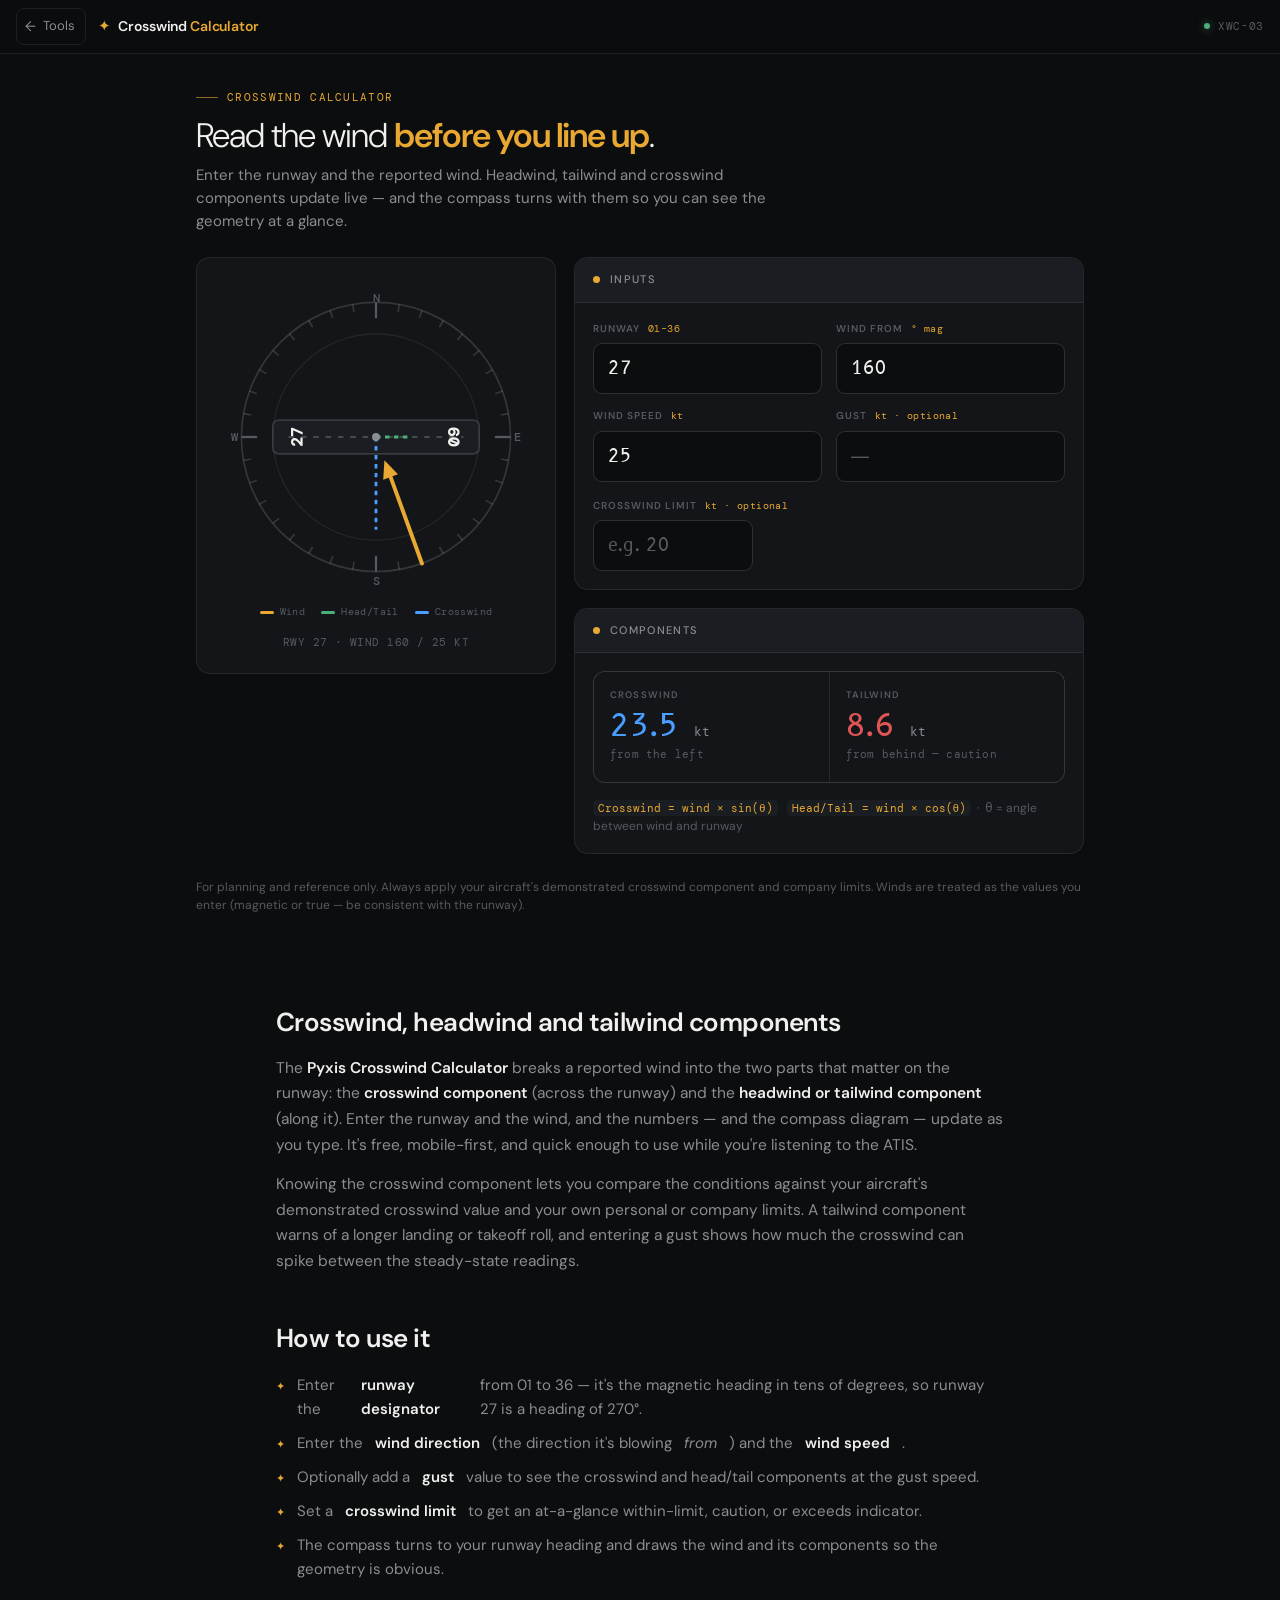
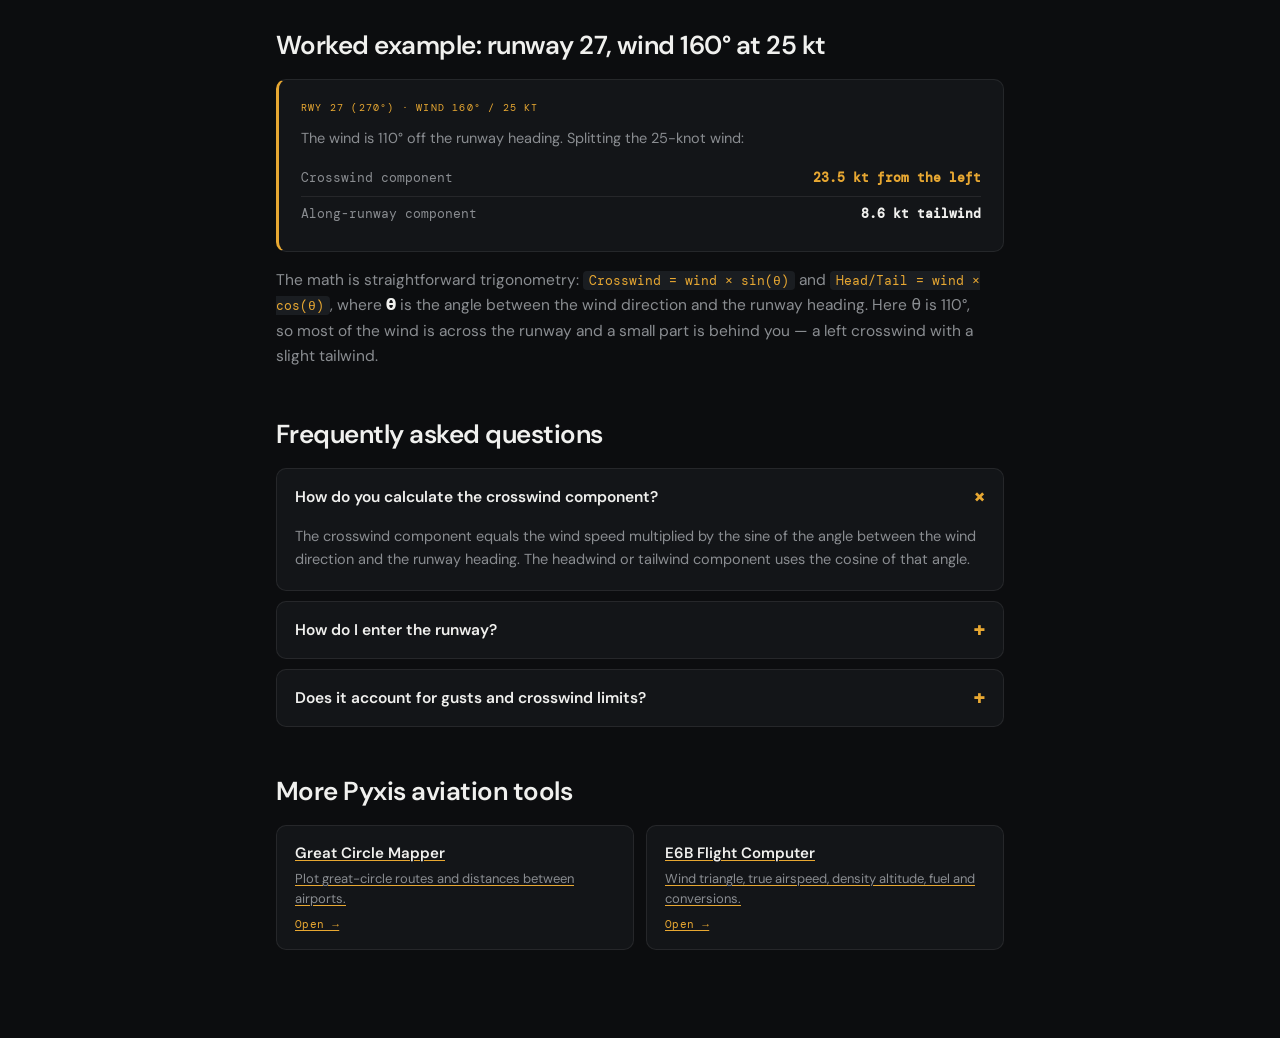
<file: tools/crosswind-calculator.html>
<!DOCTYPE html>
<html lang="en">
<head>
<!-- Google tag (gtag.js) -->
<script async src="https://www.googletagmanager.com/gtag/js?id=G-X0D4BDNXZQ"></script>
<script>
  window.dataLayer = window.dataLayer || [];
  function gtag(){dataLayer.push(arguments);}
  gtag('js', new Date());

  gtag('config', 'G-X0D4BDNXZQ');
</script>
<script async src="https://pagead2.googlesyndication.com/pagead/js/adsbygoogle.js?client=ca-pub-9214879052796126"
  crossorigin="anonymous"></script>
<meta charset="UTF-8" />
<meta name="viewport" content="width=device-width, initial-scale=1" />
<title>Crosswind Calculator — Free Headwind, Tailwind &amp; Crosswind Components | Pyxis</title>
<meta name="description" content="Free, mobile-first crosswind calculator. Enter runway and wind to read headwind, tailwind and crosswind components live, with a compass diagram and a crosswind-limit check. Gust support included." />
<meta name="keywords" content="crosswind calculator, crosswind component, headwind calculator, tailwind calculator, runway wind component, crosswind limit, aviation wind calculator, gust crosswind" />
<meta name="author" content="Pyxis International" />
<meta name="robots" content="index, follow, max-image-preview:large" />
<meta name="theme-color" content="#0c0d0f" />
<link rel="canonical" href="https://www.pyxisint.com/tools/crosswind-calculator.html" />
<link rel="icon" type="image/svg+xml" href="../assets/logo-mark.svg" />

<meta property="og:type" content="website" />
<meta property="og:site_name" content="Pyxis International" />
<meta property="og:locale" content="en_US" />
<meta property="og:url" content="https://www.pyxisint.com/tools/crosswind-calculator.html" />
<meta property="og:title" content="Crosswind Calculator — Free Headwind, Tailwind &amp; Crosswind Components" />
<meta property="og:description" content="Enter runway and wind to read headwind, tailwind and crosswind components live, with a compass diagram and crosswind-limit check." />
<meta property="og:image" content="https://www.pyxisint.com/assets/og/og-crosswind.png" />
<meta property="og:image:width" content="1200" />
<meta property="og:image:height" content="630" />
<meta property="og:image:alt" content="Pyxis Crosswind Calculator" />

<meta name="twitter:card" content="summary_large_image" />
<meta name="twitter:title" content="Crosswind Calculator — Free Headwind, Tailwind &amp; Crosswind Components" />
<meta name="twitter:description" content="Enter runway and wind to read headwind, tailwind and crosswind components live, with a compass diagram." />
<meta name="twitter:image" content="https://www.pyxisint.com/assets/og/og-crosswind.png" />

<link rel="stylesheet" href="tools.css" />

<script type="application/ld+json">
{
  "@context": "https://schema.org",
  "@graph": [
    {
      "@type": "WebApplication",
      "name": "Crosswind Calculator",
      "url": "https://www.pyxisint.com/tools/crosswind-calculator.html",
      "applicationCategory": "UtilitiesApplication",
      "operatingSystem": "Web browser",
      "browserRequirements": "Requires JavaScript",
      "description": "Compute headwind, tailwind and crosswind components from runway and wind, with a live compass diagram, gust support and a crosswind-limit check.",
      "image": "https://www.pyxisint.com/assets/og/og-crosswind.png",
      "isAccessibleForFree": true,
      "offers": { "@type": "Offer", "price": "0", "priceCurrency": "USD" },
      "publisher": { "@type": "Organization", "name": "Pyxis International", "url": "https://www.pyxisint.com/" }
    },
    {
      "@type": "BreadcrumbList",
      "itemListElement": [
        { "@type": "ListItem", "position": 1, "name": "Home", "item": "https://www.pyxisint.com/" },
        { "@type": "ListItem", "position": 2, "name": "Tools", "item": "https://www.pyxisint.com/tools/" },
        { "@type": "ListItem", "position": 3, "name": "Crosswind Calculator", "item": "https://www.pyxisint.com/tools/crosswind-calculator.html" }
      ]
    },
    {
      "@type": "FAQPage",
      "mainEntity": [
        {
          "@type": "Question",
          "name": "How do you calculate the crosswind component?",
          "acceptedAnswer": { "@type": "Answer", "text": "The crosswind component equals the wind speed multiplied by the sine of the angle between the wind direction and the runway heading. The headwind or tailwind component uses the cosine of that angle." }
        },
        {
          "@type": "Question",
          "name": "How do I enter the runway?",
          "acceptedAnswer": { "@type": "Answer", "text": "Enter the runway designator from 01 to 36, which represents its magnetic heading in tens of degrees — runway 27 is a heading of 270 degrees. The compass diagram rotates to match." }
        },
        {
          "@type": "Question",
          "name": "Does it account for gusts and crosswind limits?",
          "acceptedAnswer": { "@type": "Answer", "text": "Yes. You can enter a gust value to see the crosswind at the gust speed, and set a crosswind limit to get an at-a-glance within-limit, caution or exceeds indication." }
        }
      ]
    }
  ]
}
</script>
<style>
  .xw-grid {
    display: grid;
    grid-template-columns: 360px 1fr;
    gap: 18px;
    align-items: start;
  }
  @media (max-width: 760px) { .xw-grid { grid-template-columns: 1fr; } }

  .diagram-wrap {
    background: var(--pyxis-surface);
    border: 1px solid var(--pyxis-border);
    border-radius: 14px;
    padding: 22px;
    display: flex;
    flex-direction: column;
    align-items: center;
  }
  .diagram-wrap svg { width: 100%; max-width: 320px; height: auto; }
  .compass-ring { fill: none; stroke: var(--pyxis-border-strong); stroke-width: 1.5; }
  .compass-inner { fill: none; stroke: var(--pyxis-border); stroke-width: 1; }
  .tick { stroke: var(--pyxis-border-strong); stroke-width: 1.5; }
  .tick-major { stroke: var(--pyxis-text-tertiary); stroke-width: 2; }
  .card-label { fill: var(--pyxis-text-tertiary); font-family: var(--font-mono); font-size: 11px; font-weight: 500; }
  .rwy-strip { fill: var(--pyxis-surface-raised); stroke: var(--pyxis-border-strong); stroke-width: 1.5; }
  .rwy-center { stroke: var(--pyxis-text-tertiary); stroke-width: 1.5; stroke-dasharray: 5 6; }
  .rwy-num { fill: var(--pyxis-text-primary); font-family: var(--font-mono); font-size: 14px; font-weight: 600; }
  .wind-arrow { stroke: var(--pyxis-amber); stroke-width: 3.5; stroke-linecap: round; }
  .wind-head { fill: var(--pyxis-amber); }
  .comp-x { stroke: var(--pyxis-blue); stroke-width: 2.5; stroke-dasharray: 4 4; }
  .comp-h { stroke: var(--pyxis-green); stroke-width: 2.5; stroke-dasharray: 4 4; }
  .center-dot { fill: var(--pyxis-text-secondary); }

  .limit-badge {
    display: inline-flex; align-items: center; gap: 7px;
    font-family: var(--font-mono); font-size: 12px; font-weight: 600;
    letter-spacing: 0.06em; text-transform: uppercase;
    padding: 6px 12px; border-radius: 100px;
  }
  .limit-badge .dot { width: 7px; height: 7px; border-radius: 50%; }
  .limit-badge.ok { background: var(--pyxis-green-dim); color: var(--pyxis-green); }
  .limit-badge.ok .dot { background: var(--pyxis-green); }
  .limit-badge.caution { background: var(--pyxis-amber-dim); color: var(--pyxis-amber); }
  .limit-badge.caution .dot { background: var(--pyxis-amber); }
  .limit-badge.exceed { background: var(--pyxis-red-dim); color: var(--pyxis-red); }
  .limit-badge.exceed .dot { background: var(--pyxis-red); }
  .diagram-cap { font-family: var(--font-mono); font-size: 11px; color: var(--pyxis-text-tertiary); margin-top: 14px; text-align: center; letter-spacing: 0.04em; }
  .legend { display: flex; gap: 16px; justify-content: center; margin-top: 10px; flex-wrap: wrap; }
  .legend span { display: inline-flex; align-items: center; gap: 6px; font-family: var(--font-mono); font-size: 10px; color: var(--pyxis-text-tertiary); letter-spacing: 0.04em; }
  .legend i { width: 14px; height: 0; border-top: 3px solid; border-radius: 2px; display: inline-block; }
</style>
</head>
<body>


<header class="tool-topbar">
  <a href="index.html" class="tb-back"><span class="arr" aria-hidden="true">←</span> Tools</a>
  <div class="tb-brand">
    <span class="star" aria-hidden="true">✦</span>
    <span class="label">Crosswind<span> Calculator</span></span>
  </div>
  <div class="tb-tool"><span class="dot" aria-hidden="true"></span> XWC-03</div>
</header>

<main class="tool-wrap" data-screen-label="Crosswind Calculator">
  <div class="tool-head">
    <div class="tool-eyebrow">Crosswind Calculator</div>
    <h1>Read the wind <b>before you line up</b>.</h1>
    <p>Enter the runway and the reported wind. Headwind, tailwind and crosswind components update live — and the compass turns with them so you can see the geometry at a glance.</p>
  </div>

  <div class="xw-grid">
    <!-- Diagram -->
    <div class="diagram-wrap">
      <svg viewBox="0 0 280 280" role="img" aria-label="Runway and wind compass diagram">
        <circle class="compass-ring" cx="140" cy="140" r="120" />
        <circle class="compass-inner" cx="140" cy="140" r="92" />
        <g id="ticks"></g>
        <text class="card-label" x="140" y="20" text-anchor="middle">N</text>
        <text class="card-label" x="266" y="144" text-anchor="middle">E</text>
        <text class="card-label" x="140" y="272" text-anchor="middle">S</text>
        <text class="card-label" x="14" y="144" text-anchor="middle">W</text>
        <!-- runway -->
        <g id="rwy-grp">
          <rect class="rwy-strip" x="125" y="48" width="30" height="184" rx="5" />
          <line class="rwy-center" x1="140" y1="62" x2="140" y2="218" />
          <text class="rwy-num" id="rwy-num-top" x="140" y="74" text-anchor="middle">27</text>
          <text class="rwy-num" id="rwy-num-bot" x="140" y="214" text-anchor="middle">09</text>
        </g>
        <!-- component vectors -->
        <line id="vec-h" class="comp-h" x1="140" y1="140" x2="140" y2="140" />
        <line id="vec-x" class="comp-x" x1="140" y1="140" x2="140" y2="140" />
        <!-- wind arrow -->
        <g id="wind">
          <line class="wind-arrow" id="wind-line" x1="140" y1="20" x2="140" y2="120" />
          <polygon class="wind-head" id="wind-head" points="140,128 132,112 148,112" />
        </g>
        <circle class="center-dot" cx="140" cy="140" r="3.5" />
      </svg>
      <div class="legend">
        <span><i style="border-color:var(--pyxis-amber)"></i> Wind</span>
        <span><i style="border-color:var(--pyxis-green)"></i> Head/Tail</span>
        <span><i style="border-color:var(--pyxis-blue)"></i> Crosswind</span>
      </div>
      <div class="diagram-cap" id="cap">RWY 27 · WIND 160 / 25 KT</div>
    </div>

    <!-- Controls + readouts -->
    <div class="stack">
      <div class="panel">
        <div class="panel-head"><span class="dot"></span> Inputs</div>
        <div class="panel-body">
          <div class="field-grid two">
            <div class="field"><label>Runway <span class="unit">01–36</span></label><input class="input" id="rwy" type="number" inputmode="numeric" min="1" max="36" value="27" /></div>
            <div class="field"><label>Wind from <span class="unit">° mag</span></label><input class="input" id="wd" type="number" inputmode="decimal" value="160" /></div>
            <div class="field"><label>Wind speed <span class="unit">kt</span></label><input class="input" id="ws" type="number" inputmode="decimal" value="25" /></div>
            <div class="field"><label>Gust <span class="unit">kt · optional</span></label><input class="input" id="gust" type="number" inputmode="decimal" placeholder="—" /></div>
          </div>
          <div class="row-between" style="margin-top:16px">
            <div class="field" style="flex:1"><label>Crosswind limit <span class="unit">kt · optional</span></label><input class="input" id="limit" type="number" inputmode="decimal" placeholder="e.g. 20" style="max-width:160px" /></div>
            <div id="limit-badge" class="limit-badge ok" style="display:none"><span class="dot"></span><span id="limit-text">Within limit</span></div>
          </div>
        </div>
      </div>

      <div class="panel">
        <div class="panel-head"><span class="dot"></span> Components</div>
        <div class="panel-body">
          <div class="readout-grid two">
            <div class="readout blue"><div class="rl">Crosswind</div><div class="rv" id="r_xw">—</div><div class="rd" id="r_xwd">—</div></div>
            <div class="readout green"><div class="rl" id="r_hwl">Headwind</div><div class="rv" id="r_hw">—</div><div class="rd" id="r_hwd">—</div></div>
          </div>
          <div class="readout-grid two" id="gust-row" style="margin-top:1px; display:none">
            <div class="readout"><div class="rl">Crosswind in gust</div><div class="rv" id="r_gxw">—</div><div class="rd">at gust speed</div></div>
            <div class="readout"><div class="rl">Head/Tail in gust</div><div class="rv" id="r_ghw">—</div><div class="rd">at gust speed</div></div>
          </div>
          <p class="note formula" style="margin-top:16px"><code>Crosswind = wind × sin(θ)</code> &nbsp; <code>Head/Tail = wind × cos(θ)</code> &nbsp;·&nbsp; θ = angle between wind and runway</p>
        </div>
      </div>
    </div>
  </div>

  <p class="note" style="margin-top:24px">For planning and reference only. Always apply your aircraft's demonstrated crosswind component and company limits. Winds are treated as the values you enter (magnetic or true — be consistent with the runway).</p>
</main>

<article class="tool-content">
  <section class="content-section">
    <h2>Crosswind, headwind and tailwind components</h2>
    <p>The <strong>Pyxis Crosswind Calculator</strong> breaks a reported wind into the two parts that matter on the runway: the <strong>crosswind component</strong> (across the runway) and the <strong>headwind or tailwind component</strong> (along it). Enter the runway and the wind, and the numbers — and the compass diagram — update as you type. It's free, mobile-first, and quick enough to use while you're listening to the ATIS.</p>
    <p>Knowing the crosswind component lets you compare the conditions against your aircraft's demonstrated crosswind value and your own personal or company limits. A tailwind component warns of a longer landing or takeoff roll, and entering a gust shows how much the crosswind can spike between the steady-state readings.</p>
  </section>

  <section class="content-section">
    <h2>How to use it</h2>
    <ul class="bullets">
      <li>Enter the <strong>runway designator</strong> from 01 to 36 — it's the magnetic heading in tens of degrees, so runway 27 is a heading of 270°.</li>
      <li>Enter the <strong>wind direction</strong> (the direction it's blowing <em>from</em>) and the <strong>wind speed</strong>.</li>
      <li>Optionally add a <strong>gust</strong> value to see the crosswind and head/tail components at the gust speed.</li>
      <li>Set a <strong>crosswind limit</strong> to get an at-a-glance within-limit, caution, or exceeds indicator.</li>
      <li>The compass turns to your runway heading and draws the wind and its components so the geometry is obvious.</li>
    </ul>
  </section>

  <section class="content-section">
    <h2>Worked example: runway 27, wind 160° at 25 kt</h2>
    <div class="worked">
      <div class="we-label">RWY 27 (270°) · Wind 160° / 25 kt</div>
      <p>The wind is 110° off the runway heading. Splitting the 25-knot wind:</p>
      <div class="we-line"><span>Crosswind component</span><b class="amber">23.5 kt from the left</b></div>
      <div class="we-line"><span>Along-runway component</span><b>8.6 kt tailwind</b></div>
    </div>
    <p>The math is straightforward trigonometry: <code>Crosswind = wind × sin(θ)</code> and <code>Head/Tail = wind × cos(θ)</code>, where <strong>θ</strong> is the angle between the wind direction and the runway heading. Here θ is 110°, so most of the wind is across the runway and a small part is behind you — a left crosswind with a slight tailwind.</p>
  </section>

  <section class="content-section">
    <h2>Frequently asked questions</h2>
    <div class="faq">
      <details open>
        <summary>How do you calculate the crosswind component?</summary>
        <div class="faq-a">The crosswind component equals the wind speed multiplied by the sine of the angle between the wind direction and the runway heading. The headwind or tailwind component uses the cosine of that angle.</div>
      </details>
      <details>
        <summary>How do I enter the runway?</summary>
        <div class="faq-a">Enter the runway designator from 01 to 36, which represents its magnetic heading in tens of degrees — runway 27 is a heading of 270 degrees. The compass diagram rotates to match.</div>
      </details>
      <details>
        <summary>Does it account for gusts and crosswind limits?</summary>
        <div class="faq-a">Yes. You can enter a gust value to see the crosswind at the gust speed, and set a crosswind limit to get an at-a-glance within-limit, caution or exceeds indication.</div>
      </details>
    </div>
  </section>

  <section class="content-section">
    <h2>More Pyxis aviation tools</h2>
    <div class="related-grid">
      <a class="related-card" href="great-circle-mapper.html">
        <span class="rc-t">Great Circle Mapper</span>
        <span class="rc-d">Plot great-circle routes and distances between airports.</span>
        <span class="rc-go">Open →</span>
      </a>
      <a class="related-card" href="e6b-calculator.html">
        <span class="rc-t">E6B Flight Computer</span>
        <span class="rc-d">Wind triangle, true airspeed, density altitude, fuel and conversions.</span>
        <span class="rc-go">Open →</span>
      </a>
    </div>
  </section>
</article>

<script>
(function () {
  "use strict";
  var rad = function (d) { return d * Math.PI / 180; };
  var num = function (id) { var v = parseFloat(document.getElementById(id).value); return isNaN(v) ? 0 : v; };
  var raw = function (id) { return document.getElementById(id).value.trim(); };
  var CX = 140, CY = 140;

  // Build compass ticks every 30°
  (function () {
    var g = document.getElementById("ticks");
    for (var a = 0; a < 360; a += 10) {
      var major = (a % 90 === 0);
      var r1 = 120, r2 = major ? 106 : 113;
      var x1 = CX + r1 * Math.sin(rad(a)), y1 = CY - r1 * Math.cos(rad(a));
      var x2 = CX + r2 * Math.sin(rad(a)), y2 = CY - r2 * Math.cos(rad(a));
      var ln = document.createElementNS("http://www.w3.org/2000/svg", "line");
      ln.setAttribute("x1", x1.toFixed(1)); ln.setAttribute("y1", y1.toFixed(1));
      ln.setAttribute("x2", x2.toFixed(1)); ln.setAttribute("y2", y2.toFixed(1));
      ln.setAttribute("class", major ? "tick-major" : "tick");
      g.appendChild(ln);
    }
  })();

  function pad2(n) { return (n < 10 ? "0" : "") + n; }

  function calc() {
    var rwyDes = Math.round(num("rwy"));
    if (rwyDes < 1) rwyDes = 1; if (rwyDes > 36) rwyDes = 36;
    var rwyHdg = rwyDes * 10;
    var wd = num("wd"), ws = num("ws");
    var gustVal = raw("gust") ? num("gust") : null;

    var theta = wd - rwyHdg; // wind relative to runway
    var cross = ws * Math.sin(rad(theta));   // + from right
    var head = ws * Math.cos(rad(theta));    // + headwind

    // Readouts
    document.getElementById("r_xw").innerHTML = Math.abs(cross).toFixed(1) + ' <span class="u">kt</span>';
    document.getElementById("r_xwd").textContent = Math.abs(cross) < 0.05 ? "no crosswind" : "from the " + (cross >= 0 ? "right" : "left");
    document.getElementById("r_hwl").textContent = head >= 0 ? "Headwind" : "Tailwind";
    var hwEl = document.getElementById("r_hw");
    hwEl.innerHTML = Math.abs(head).toFixed(1) + ' <span class="u">kt</span>';
    var hwReadout = hwEl.closest(".readout");
    hwReadout.classList.toggle("green", head >= 0);
    hwReadout.classList.toggle("red", head < 0);
    document.getElementById("r_hwd").textContent = head >= 0 ? "down the runway" : "from behind — caution";

    // Gust components
    var gustRow = document.getElementById("gust-row");
    if (gustVal !== null && gustVal > 0) {
      gustRow.style.display = "grid";
      document.getElementById("r_gxw").innerHTML = Math.abs(gustVal * Math.sin(rad(theta))).toFixed(1) + ' <span class="u">kt ' + (cross >= 0 ? "R" : "L") + '</span>';
      var gh = gustVal * Math.cos(rad(theta));
      document.getElementById("r_ghw").innerHTML = Math.abs(gh).toFixed(1) + ' <span class="u">kt ' + (gh >= 0 ? "HW" : "TW") + '</span>';
    } else {
      gustRow.style.display = "none";
    }

    // Limit check (uses gust crosswind if a gust is entered)
    var limit = raw("limit") ? num("limit") : null;
    var badge = document.getElementById("limit-badge");
    var checkX = (gustVal !== null && gustVal > 0) ? Math.abs(gustVal * Math.sin(rad(theta))) : Math.abs(cross);
    if (limit !== null && limit > 0) {
      badge.style.display = "inline-flex";
      badge.classList.remove("ok", "caution", "exceed");
      var txt = document.getElementById("limit-text");
      if (checkX > limit) { badge.classList.add("exceed"); txt.textContent = "Exceeds " + limit + " kt"; }
      else if (checkX > limit * 0.85) { badge.classList.add("caution"); txt.textContent = "Near " + limit + " kt limit"; }
      else { badge.classList.add("ok"); txt.textContent = "Within " + limit + " kt"; }
    } else {
      badge.style.display = "none";
    }

    // ---- Diagram ----
    // Runway rotated to its heading
    document.getElementById("rwy-num-top").textContent = pad2(rwyDes);
    document.getElementById("rwy-num-bot").textContent = pad2(((rwyDes + 18 - 1) % 36) + 1);
    document.getElementById("rwy-grp").setAttribute("transform", "rotate(" + rwyHdg + " " + CX + " " + CY + ")");

    // Wind arrow: source at bearing wd, pointing toward centre
    var sx = CX + 120 * Math.sin(rad(wd)), sy = CY - 120 * Math.cos(rad(wd));
    var ex = CX + 30 * Math.sin(rad(wd)), ey = CY - 30 * Math.cos(rad(wd));
    var wl = document.getElementById("wind-line");
    wl.setAttribute("x1", sx.toFixed(1)); wl.setAttribute("y1", sy.toFixed(1));
    wl.setAttribute("x2", ex.toFixed(1)); wl.setAttribute("y2", ey.toFixed(1));
    // arrowhead at the centre end pointing inward (direction = wd + 180)
    var tip = { x: CX + 22 * Math.sin(rad(wd)), y: CY - 22 * Math.cos(rad(wd)) };
    var dir = wd + 180; // pointing toward centre
    var back = 16, half = 7;
    var bx = tip.x + back * Math.sin(rad(dir + 180)), by = tip.y - back * Math.cos(rad(dir + 180));
    var lx = bx + half * Math.sin(rad(dir + 90)), ly = by - half * Math.cos(rad(dir + 90));
    var rx = bx + half * Math.sin(rad(dir - 90)), ry = by - half * Math.cos(rad(dir - 90));
    document.getElementById("wind-head").setAttribute("points",
      tip.x.toFixed(1) + "," + tip.y.toFixed(1) + " " + lx.toFixed(1) + "," + ly.toFixed(1) + " " + rx.toFixed(1) + "," + ry.toFixed(1));

    // Component vectors along/perp to runway, scaled
    var scale = 88 / Math.max(ws, 1);
    if (ws > 0) {
      // headwind component along runway axis (toward landing direction = runway heading)
      var hLen = head * scale;
      var hx = CX + hLen * Math.sin(rad(rwyHdg)), hy = CY - hLen * Math.cos(rad(rwyHdg));
      var vh = document.getElementById("vec-h");
      vh.setAttribute("x2", hx.toFixed(1)); vh.setAttribute("y2", hy.toFixed(1));
      vh.setAttribute("x1", CX); vh.setAttribute("y1", CY);
      // crosswind component perpendicular (to the right of runway = rwyHdg + 90)
      var xLen = cross * scale;
      var xx = CX + xLen * Math.sin(rad(rwyHdg + 90)), xy = CY - xLen * Math.cos(rad(rwyHdg + 90));
      var vx = document.getElementById("vec-x");
      vx.setAttribute("x2", xx.toFixed(1)); vx.setAttribute("y2", xy.toFixed(1));
      vx.setAttribute("x1", CX); vx.setAttribute("y1", CY);
    }

    // Caption
    document.getElementById("cap").textContent =
      "RWY " + pad2(rwyDes) + " · WIND " + pad2(Math.round(wd) % 360) + " / " + Math.round(ws) +
      (gustVal ? "G" + Math.round(gustVal) : "") + " KT";
  }

  ["rwy","wd","ws","gust","limit"].forEach(function (id) {
    document.getElementById(id).addEventListener("input", calc);
  });
  calc();
})();
</script>
</body>
</html>
</file>
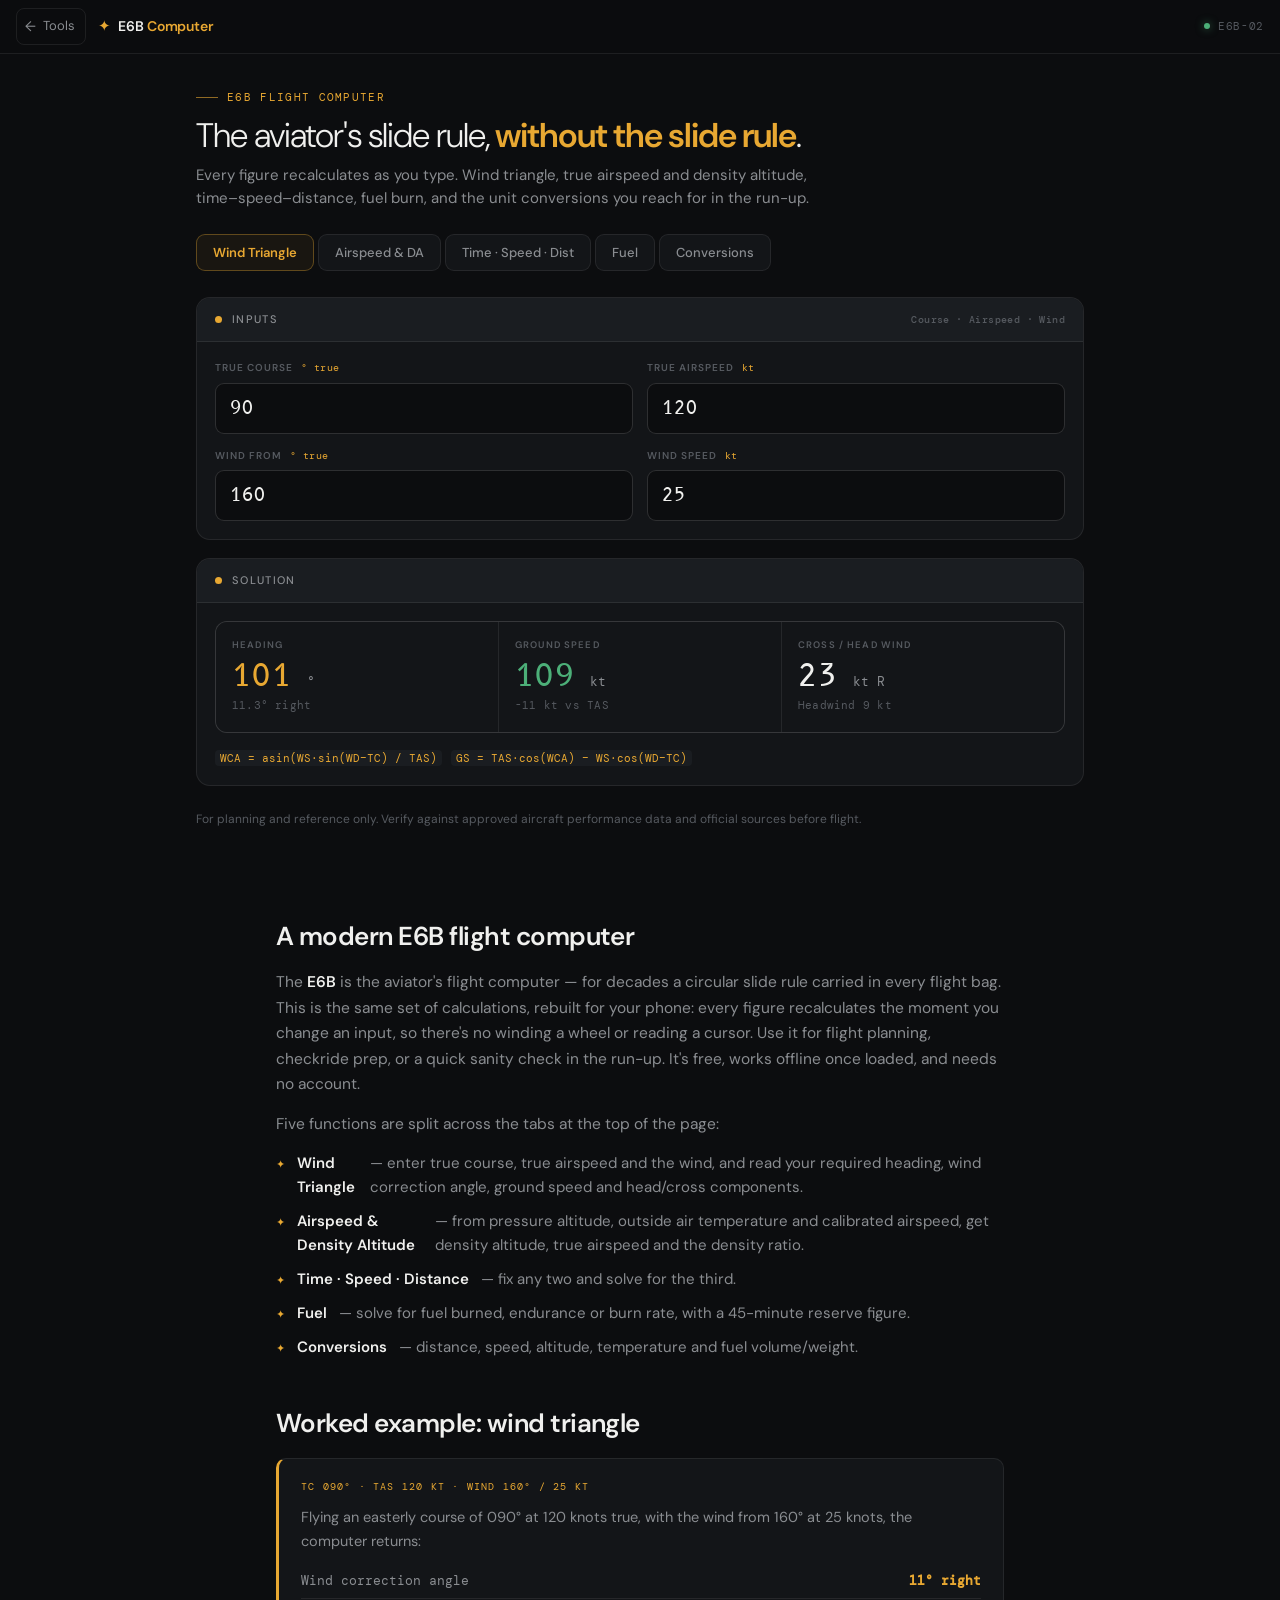
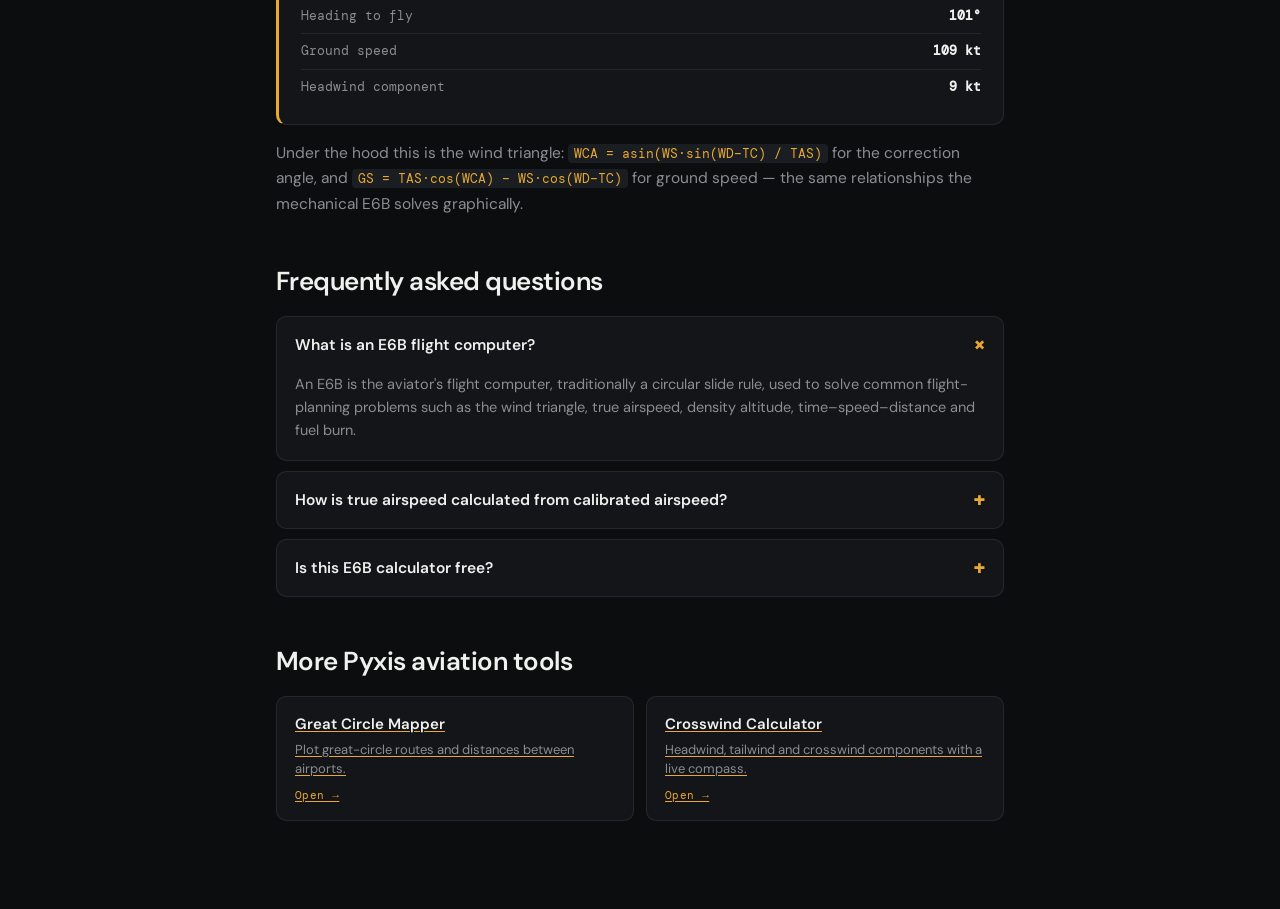
<file: tools/e6b-calculator.html>
<!DOCTYPE html>
<html lang="en">
<head>
<!-- Google tag (gtag.js) -->
<script async src="https://www.googletagmanager.com/gtag/js?id=G-X0D4BDNXZQ"></script>
<script>
  window.dataLayer = window.dataLayer || [];
  function gtag(){dataLayer.push(arguments);}
  gtag('js', new Date());

  gtag('config', 'G-X0D4BDNXZQ');
</script>
<script async src="https://pagead2.googlesyndication.com/pagead/js/adsbygoogle.js?client=ca-pub-9214879052796126"
  crossorigin="anonymous"></script>
<meta charset="UTF-8" />
<meta name="viewport" content="width=device-width, initial-scale=1" />
<title>E6B Flight Computer Online — Free Wind, TAS &amp; Density Altitude | Pyxis</title>
<meta name="description" content="A free, modern, mobile-first E6B flight computer. Solve the wind triangle, true airspeed, density altitude, time–speed–distance, fuel burn, and aviation unit conversions — calculates live as you type." />
<meta name="keywords" content="E6B calculator, E6B online, flight computer, wind triangle calculator, true airspeed calculator, density altitude calculator, fuel planning, aviation unit converter, electronic E6B" />
<meta name="author" content="Pyxis International" />
<meta name="robots" content="index, follow, max-image-preview:large" />
<meta name="theme-color" content="#0c0d0f" />
<link rel="canonical" href="https://www.pyxisint.com/tools/e6b-calculator.html" />
<link rel="icon" type="image/svg+xml" href="../assets/logo-mark.svg" />

<meta property="og:type" content="website" />
<meta property="og:site_name" content="Pyxis International" />
<meta property="og:locale" content="en_US" />
<meta property="og:url" content="https://www.pyxisint.com/tools/e6b-calculator.html" />
<meta property="og:title" content="E6B Flight Computer Online — Free Wind, TAS &amp; Density Altitude" />
<meta property="og:description" content="Free, modern E6B flight computer: wind triangle, true airspeed, density altitude, time–speed–distance, fuel and conversions. Calculates live." />
<meta property="og:image" content="https://www.pyxisint.com/assets/og/og-e6b.png" />
<meta property="og:image:width" content="1200" />
<meta property="og:image:height" content="630" />
<meta property="og:image:alt" content="Pyxis E6B Flight Computer" />

<meta name="twitter:card" content="summary_large_image" />
<meta name="twitter:title" content="E6B Flight Computer Online — Free Wind, TAS &amp; Density Altitude" />
<meta name="twitter:description" content="Free, modern E6B flight computer: wind triangle, TAS, density altitude, fuel and conversions." />
<meta name="twitter:image" content="https://www.pyxisint.com/assets/og/og-e6b.png" />

<link rel="stylesheet" href="tools.css" />

<script type="application/ld+json">
{
  "@context": "https://schema.org",
  "@graph": [
    {
      "@type": "WebApplication",
      "name": "E6B Flight Computer",
      "url": "https://www.pyxisint.com/tools/e6b-calculator.html",
      "applicationCategory": "UtilitiesApplication",
      "operatingSystem": "Web browser",
      "browserRequirements": "Requires JavaScript",
      "description": "A modern, mobile-first E6B flight computer for the wind triangle, true airspeed, density altitude, time–speed–distance, fuel planning and aviation unit conversions.",
      "image": "https://www.pyxisint.com/assets/og/og-e6b.png",
      "isAccessibleForFree": true,
      "offers": { "@type": "Offer", "price": "0", "priceCurrency": "USD" },
      "publisher": { "@type": "Organization", "name": "Pyxis International", "url": "https://www.pyxisint.com/" }
    },
    {
      "@type": "BreadcrumbList",
      "itemListElement": [
        { "@type": "ListItem", "position": 1, "name": "Home", "item": "https://www.pyxisint.com/" },
        { "@type": "ListItem", "position": 2, "name": "Tools", "item": "https://www.pyxisint.com/tools/" },
        { "@type": "ListItem", "position": 3, "name": "E6B Flight Computer", "item": "https://www.pyxisint.com/tools/e6b-calculator.html" }
      ]
    },
    {
      "@type": "FAQPage",
      "mainEntity": [
        {
          "@type": "Question",
          "name": "What is an E6B flight computer?",
          "acceptedAnswer": { "@type": "Answer", "text": "An E6B is the aviator's flight computer, traditionally a circular slide rule, used to solve common flight-planning problems such as the wind triangle, true airspeed, density altitude, time–speed–distance and fuel burn." }
        },
        {
          "@type": "Question",
          "name": "How is true airspeed calculated from calibrated airspeed?",
          "acceptedAnswer": { "@type": "Answer", "text": "True airspeed is calibrated airspeed divided by the square root of the air density ratio. This tool derives the density ratio from pressure altitude and outside air temperature using the standard atmosphere model." }
        },
        {
          "@type": "Question",
          "name": "Is this E6B calculator free?",
          "acceptedAnswer": { "@type": "Answer", "text": "Yes. It runs entirely in your browser, works on mobile, requires no login, and is free to use for flight-planning reference." }
        }
      ]
    }
  ]
}
</script>
<style>
  .tabs {
    display: flex;
    gap: 4px;
    overflow-x: auto;
    -webkit-overflow-scrolling: touch;
    padding-bottom: 4px;
    margin-bottom: 22px;
    scrollbar-width: none;
  }
  .tabs::-webkit-scrollbar { display: none; }
  .tab {
    flex-shrink: 0;
    background: var(--pyxis-surface);
    border: 1px solid var(--pyxis-border);
    color: var(--pyxis-text-secondary);
    padding: 9px 16px;
    border-radius: 9px;
    font-size: 13px;
    font-weight: 500;
    white-space: nowrap;
    transition: all var(--dur-base) var(--ease-out);
  }
  .tab:hover { color: var(--pyxis-text-primary); border-color: var(--pyxis-border-strong); }
  .tab.active {
    background: var(--pyxis-amber-glow);
    border-color: rgba(232,168,50,0.35);
    color: var(--pyxis-amber);
    font-weight: 600;
  }
  .e6b-panel { display: none; }
  .e6b-panel.active { display: block; }
  .panel-body + .panel-body { border-top: 1px solid var(--pyxis-border); }
  .solve-row { margin-bottom: 16px; display: flex; align-items: center; gap: 12px; flex-wrap: wrap; }
  .solve-row .lbl { font-size: 10px; font-weight: 600; letter-spacing: 0.1em; text-transform: uppercase; color: var(--pyxis-text-tertiary); }
  .field input[disabled] { opacity: 0.4; }
  .conv-out {
    display: grid;
    grid-template-columns: 1fr 1fr;
    gap: 1px;
    background: var(--pyxis-border);
    border: 1px solid var(--pyxis-border);
    border-radius: 12px;
    overflow: hidden;
    margin-top: 16px;
  }
  @media (max-width: 480px) { .conv-out { grid-template-columns: 1fr; } }
  .conv-cell { background: var(--pyxis-surface); padding: 14px 16px; }
  .conv-cell .cl { font-size: 9.5px; font-weight: 600; letter-spacing: 0.12em; text-transform: uppercase; color: var(--pyxis-text-tertiary); }
  .conv-cell .cv { font-family: var(--font-instrument); font-size: 22px; color: var(--pyxis-text-primary); margin-top: 5px; font-variant-numeric: tabular-nums; }
  .conv-cell .cv .cu { font-size: 12px; color: var(--pyxis-text-secondary); margin-left: 4px; font-family: var(--font-mono); }
  .formula { margin-top: 16px; }
</style>
</head>
<body>


<header class="tool-topbar">
  <a href="index.html" class="tb-back"><span class="arr" aria-hidden="true">←</span> Tools</a>
  <div class="tb-brand">
    <span class="star" aria-hidden="true">✦</span>
    <span class="label">E6B<span> Computer</span></span>
  </div>
  <div class="tb-tool"><span class="dot" aria-hidden="true"></span> E6B-02</div>
</header>

<main class="tool-wrap" data-screen-label="E6B Flight Computer">
  <div class="tool-head">
    <div class="tool-eyebrow">E6B Flight Computer</div>
    <h1>The aviator's slide rule, <b>without the slide rule</b>.</h1>
    <p>Every figure recalculates as you type. Wind triangle, true airspeed and density altitude, time–speed–distance, fuel burn, and the unit conversions you reach for in the run-up.</p>
  </div>

  <nav class="tabs" id="tabs" aria-label="Calculator functions">
    <button class="tab active" data-tab="wind">Wind Triangle</button>
    <button class="tab" data-tab="tas">Airspeed &amp; DA</button>
    <button class="tab" data-tab="tsd">Time · Speed · Dist</button>
    <button class="tab" data-tab="fuel">Fuel</button>
    <button class="tab" data-tab="conv">Conversions</button>
  </nav>

  <!-- ===== WIND TRIANGLE ===== -->
  <section class="e6b-panel active" data-panel="wind">
    <div class="stack">
      <div class="panel">
        <div class="panel-head"><span class="dot"></span> Inputs <span class="meta">Course · Airspeed · Wind</span></div>
        <div class="panel-body">
          <div class="field-grid two">
            <div class="field"><label>True course <span class="unit">° true</span></label><input class="input" id="w_tc" type="number" inputmode="decimal" value="90" /></div>
            <div class="field"><label>True airspeed <span class="unit">kt</span></label><input class="input" id="w_tas" type="number" inputmode="decimal" value="120" /></div>
            <div class="field"><label>Wind from <span class="unit">° true</span></label><input class="input" id="w_wd" type="number" inputmode="decimal" value="160" /></div>
            <div class="field"><label>Wind speed <span class="unit">kt</span></label><input class="input" id="w_ws" type="number" inputmode="decimal" value="25" /></div>
          </div>
        </div>
      </div>
      <div class="panel">
        <div class="panel-head"><span class="dot"></span> Solution</div>
        <div class="panel-body">
          <div class="readout-grid three">
            <div class="readout accent"><div class="rl">Heading</div><div class="rv" id="w_hdg">—</div><div class="rd" id="w_wca">—</div></div>
            <div class="readout green"><div class="rl">Ground speed</div><div class="rv" id="w_gs">—</div><div class="rd" id="w_gsd">—</div></div>
            <div class="readout"><div class="rl">Cross / Head wind</div><div class="rv" id="w_xw">—</div><div class="rd" id="w_hw">—</div></div>
          </div>
          <p class="note formula"><code>WCA = asin(WS·sin(WD−TC) / TAS)</code> &nbsp; <code>GS = TAS·cos(WCA) − WS·cos(WD−TC)</code></p>
        </div>
      </div>
    </div>
  </section>

  <!-- ===== AIRSPEED & DENSITY ALTITUDE ===== -->
  <section class="e6b-panel" data-panel="tas">
    <div class="stack">
      <div class="panel">
        <div class="panel-head"><span class="dot"></span> Inputs <span class="meta">Pressure alt · OAT · CAS</span></div>
        <div class="panel-body">
          <div class="field-grid three">
            <div class="field"><label>Pressure altitude <span class="unit">ft</span></label><input class="input" id="t_pa" type="number" inputmode="decimal" value="5500" /></div>
            <div class="field"><label>OAT <span class="unit">°C</span></label><input class="input" id="t_oat" type="number" inputmode="decimal" value="15" /></div>
            <div class="field"><label>Calibrated airspeed <span class="unit">kt</span></label><input class="input" id="t_cas" type="number" inputmode="decimal" value="110" /></div>
          </div>
        </div>
      </div>
      <div class="panel">
        <div class="panel-head"><span class="dot"></span> Solution</div>
        <div class="panel-body">
          <div class="readout-grid three">
            <div class="readout accent"><div class="rl">Density altitude</div><div class="rv" id="t_da">—</div><div class="rd" id="t_isadev">—</div></div>
            <div class="readout green"><div class="rl">True airspeed</div><div class="rv" id="t_tas">—</div><div class="rd" id="t_tasd">—</div></div>
            <div class="readout"><div class="rl">Density ratio σ</div><div class="rv" id="t_sigma">—</div><div class="rd">vs ISA sea level</div></div>
          </div>
          <p class="note formula"><code>DA = PA + 118.8·(OAT − ISA)</code> &nbsp; <code>TAS = CAS / √σ</code> &nbsp;·&nbsp; ISA lapse 1.98 °C / 1000 ft</p>
        </div>
      </div>
    </div>
  </section>

  <!-- ===== TIME SPEED DISTANCE ===== -->
  <section class="e6b-panel" data-panel="tsd">
    <div class="panel">
      <div class="panel-head"><span class="dot"></span> Time · Speed · Distance</div>
      <div class="panel-body">
        <div class="solve-row">
          <span class="lbl">Solve for</span>
          <div class="seg" id="tsd_solve">
            <button data-s="time" class="active">Time</button>
            <button data-s="dist">Distance</button>
            <button data-s="gs">Ground speed</button>
          </div>
        </div>
        <div class="field-grid three">
          <div class="field"><label>Ground speed <span class="unit">kt</span></label><input class="input" id="d_gs" type="number" inputmode="decimal" value="120" /></div>
          <div class="field"><label>Distance <span class="unit">NM</span></label><input class="input" id="d_dist" type="number" inputmode="decimal" value="240" /></div>
          <div class="field"><label>Time <span class="unit">min</span></label><input class="input" id="d_time" type="number" inputmode="decimal" value="120" disabled /></div>
        </div>
        <div class="readout-grid two" style="margin-top:18px">
          <div class="readout accent"><div class="rl" id="d_outl">Time</div><div class="rv" id="d_out">—</div><div class="rd" id="d_outd">—</div></div>
          <div class="readout"><div class="rl">Per 10 NM</div><div class="rv" id="d_per">—</div><div class="rd">at this ground speed</div></div>
        </div>
      </div>
    </div>
  </section>

  <!-- ===== FUEL ===== -->
  <section class="e6b-panel" data-panel="fuel">
    <div class="panel">
      <div class="panel-head"><span class="dot"></span> Fuel Planning</div>
      <div class="panel-body">
        <div class="solve-row">
          <span class="lbl">Solve for</span>
          <div class="seg" id="fuel_solve">
            <button data-s="burn" class="active">Fuel burned</button>
            <button data-s="endur">Endurance</button>
            <button data-s="rate">Burn rate</button>
          </div>
        </div>
        <div class="field-grid three">
          <div class="field"><label>Burn rate <span class="unit">/ hr</span></label><input class="input" id="f_rate" type="number" inputmode="decimal" value="9.5" /></div>
          <div class="field"><label>Time <span class="unit">min</span></label><input class="input" id="f_time" type="number" inputmode="decimal" value="120" /></div>
          <div class="field"><label>Fuel quantity <span class="unit">units</span></label><input class="input" id="f_qty" type="number" inputmode="decimal" value="19" disabled /></div>
        </div>
        <div class="readout-grid two" style="margin-top:18px">
          <div class="readout accent"><div class="rl" id="f_outl">Fuel burned</div><div class="rv" id="f_out">—</div><div class="rd" id="f_outd">—</div></div>
          <div class="readout"><div class="rl">With 45-min reserve</div><div class="rv" id="f_res">—</div><div class="rd">total required</div></div>
        </div>
        <p class="note formula">Units are whatever you fly in — gallons, litres, or pounds. Reserve assumes 45 min at the entered burn rate.</p>
      </div>
    </div>
  </section>

  <!-- ===== CONVERSIONS ===== -->
  <section class="e6b-panel" data-panel="conv">
    <div class="panel">
      <div class="panel-head"><span class="dot"></span> Conversions</div>
      <div class="panel-body">
        <div class="solve-row">
          <span class="lbl">Quantity</span>
          <div class="seg" id="conv_kind" style="flex-wrap:wrap">
            <button data-k="dist" class="active">Distance</button>
            <button data-k="speed">Speed</button>
            <button data-k="alt">Altitude</button>
            <button data-k="temp">Temp</button>
            <button data-k="fuel">Fuel</button>
          </div>
        </div>
        <div class="field-grid two">
          <div class="field"><label>Value</label><input class="input" id="c_val" type="number" inputmode="decimal" value="100" /></div>
          <div class="field"><label>From unit</label><select class="input" id="c_unit"></select></div>
        </div>
        <div class="conv-out" id="c_out"></div>
      </div>
    </div>
  </section>

  <p class="note" style="margin-top:24px">For planning and reference only. Verify against approved aircraft performance data and official sources before flight.</p>
</main>

<article class="tool-content">
  <section class="content-section">
    <h2>A modern E6B flight computer</h2>
    <p>The <strong>E6B</strong> is the aviator's flight computer — for decades a circular slide rule carried in every flight bag. This is the same set of calculations, rebuilt for your phone: every figure recalculates the moment you change an input, so there's no winding a wheel or reading a cursor. Use it for flight planning, checkride prep, or a quick sanity check in the run-up. It's free, works offline once loaded, and needs no account.</p>
    <p>Five functions are split across the tabs at the top of the page:</p>
    <ul class="bullets">
      <li><strong>Wind Triangle</strong> — enter true course, true airspeed and the wind, and read your required heading, wind correction angle, ground speed and head/cross components.</li>
      <li><strong>Airspeed &amp; Density Altitude</strong> — from pressure altitude, outside air temperature and calibrated airspeed, get density altitude, true airspeed and the density ratio.</li>
      <li><strong>Time · Speed · Distance</strong> — fix any two and solve for the third.</li>
      <li><strong>Fuel</strong> — solve for fuel burned, endurance or burn rate, with a 45-minute reserve figure.</li>
      <li><strong>Conversions</strong> — distance, speed, altitude, temperature and fuel volume/weight.</li>
    </ul>
  </section>

  <section class="content-section">
    <h2>Worked example: wind triangle</h2>
    <div class="worked">
      <div class="we-label">TC 090° · TAS 120 kt · Wind 160° / 25 kt</div>
      <p>Flying an easterly course of 090° at 120 knots true, with the wind from 160° at 25 knots, the computer returns:</p>
      <div class="we-line"><span>Wind correction angle</span><b class="amber">11° right</b></div>
      <div class="we-line"><span>Heading to fly</span><b>101°</b></div>
      <div class="we-line"><span>Ground speed</span><b>109 kt</b></div>
      <div class="we-line"><span>Headwind component</span><b>9 kt</b></div>
    </div>
    <p>Under the hood this is the wind triangle: <code>WCA = asin(WS·sin(WD−TC) / TAS)</code> for the correction angle, and <code>GS = TAS·cos(WCA) − WS·cos(WD−TC)</code> for ground speed — the same relationships the mechanical E6B solves graphically.</p>
  </section>

  <section class="content-section">
    <h2>Frequently asked questions</h2>
    <div class="faq">
      <details open>
        <summary>What is an E6B flight computer?</summary>
        <div class="faq-a">An E6B is the aviator's flight computer, traditionally a circular slide rule, used to solve common flight-planning problems such as the wind triangle, true airspeed, density altitude, time–speed–distance and fuel burn.</div>
      </details>
      <details>
        <summary>How is true airspeed calculated from calibrated airspeed?</summary>
        <div class="faq-a">True airspeed is calibrated airspeed divided by the square root of the air density ratio. This tool derives the density ratio from pressure altitude and outside air temperature using the standard atmosphere model.</div>
      </details>
      <details>
        <summary>Is this E6B calculator free?</summary>
        <div class="faq-a">Yes. It runs entirely in your browser, works on mobile, requires no login, and is free to use for flight-planning reference.</div>
      </details>
    </div>
  </section>

  <section class="content-section">
    <h2>More Pyxis aviation tools</h2>
    <div class="related-grid">
      <a class="related-card" href="great-circle-mapper.html">
        <span class="rc-t">Great Circle Mapper</span>
        <span class="rc-d">Plot great-circle routes and distances between airports.</span>
        <span class="rc-go">Open →</span>
      </a>
      <a class="related-card" href="crosswind-calculator.html">
        <span class="rc-t">Crosswind Calculator</span>
        <span class="rc-d">Headwind, tailwind and crosswind components with a live compass.</span>
        <span class="rc-go">Open →</span>
      </a>
    </div>
  </section>
</article>

<script>
(function () {
  "use strict";
  var rad = function (d) { return d * Math.PI / 180; };
  var deg = function (r) { return r * 180 / Math.PI; };
  var num = function (id) { var v = parseFloat(document.getElementById(id).value); return isNaN(v) ? 0 : v; };
  var set = function (id, html) { document.getElementById(id).innerHTML = html; };
  var V = function (val, unit) { return val + (unit ? ' <span class="u">' + unit + "</span>" : ""); };

  // ---- Tabs ----
  var tabs = document.getElementById("tabs");
  Array.prototype.forEach.call(tabs.querySelectorAll(".tab"), function (t) {
    t.addEventListener("click", function () {
      Array.prototype.forEach.call(tabs.querySelectorAll(".tab"), function (x) { x.classList.remove("active"); });
      t.classList.add("active");
      var name = t.getAttribute("data-tab");
      Array.prototype.forEach.call(document.querySelectorAll(".e6b-panel"), function (p) {
        p.classList.toggle("active", p.getAttribute("data-panel") === name);
      });
      localStorage.setItem("e6b_tab", name);
    });
  });

  // ===== Wind triangle =====
  function calcWind() {
    var tc = num("w_tc"), tas = num("w_tas"), wd = num("w_wd"), ws = num("w_ws");
    if (tas <= 0) { set("w_hdg", "—"); set("w_gs", "—"); set("w_xw", "—"); set("w_wca", "TAS required"); set("w_gsd",""); set("w_hw",""); return; }
    var ang = rad(wd - tc);
    var sinWca = Math.max(-1, Math.min(1, (ws / tas) * Math.sin(ang)));
    var wca = deg(Math.asin(sinWca));
    var th = (tc + wca + 360) % 360;
    var gs = tas * Math.cos(rad(wca)) - ws * Math.cos(ang);
    var head = ws * Math.cos(ang);   // + = headwind
    var cross = ws * Math.sin(ang);  // + = from right
    set("w_hdg", V(Math.round(th), "°"));
    set("w_wca", (Math.abs(wca) < 0.5 ? "no correction" : Math.abs(wca).toFixed(1) + "° " + (wca > 0 ? "right" : "left")));
    set("w_gs", V(Math.round(gs), "kt"));
    set("w_gsd", (gs - tas >= 0 ? "+" : "") + Math.round(gs - tas) + " kt vs TAS");
    set("w_xw", V(Math.abs(cross).toFixed(0), "kt"));
    set("w_xw", Math.abs(cross).toFixed(0) + ' <span class="u">kt ' + (cross >= 0 ? "R" : "L") + "</span>");
    set("w_hw", (head >= 0 ? "Headwind " : "Tailwind ") + Math.abs(head).toFixed(0) + " kt");
  }
  ["w_tc","w_tas","w_wd","w_ws"].forEach(function (id) { document.getElementById(id).addEventListener("input", calcWind); });

  // ===== Airspeed & Density altitude =====
  function calcTas() {
    var pa = num("t_pa"), oat = num("t_oat"), cas = num("t_cas");
    var isa = 15 - 1.98 * (pa / 1000);
    var da = pa + 118.8 * (oat - isa);
    // density ratio from density altitude (troposphere model)
    var sigma = Math.pow(1 - 6.8755856e-6 * da, 4.2558797);
    if (!(sigma > 0)) sigma = 0.0001;
    var tas = cas / Math.sqrt(sigma);
    set("t_da", V(Math.round(da).toLocaleString(), "ft"));
    set("t_isadev", "ISA " + (oat - isa >= 0 ? "+" : "") + (oat - isa).toFixed(1) + " °C");
    set("t_tas", V(Math.round(tas), "kt"));
    set("t_tasd", (tas - cas >= 0 ? "+" : "") + Math.round(tas - cas) + " kt vs CAS");
    set("t_sigma", sigma.toFixed(3));
  }
  ["t_pa","t_oat","t_cas"].forEach(function (id) { document.getElementById(id).addEventListener("input", calcTas); });

  // ===== Time Speed Distance =====
  var tsdSolve = "time";
  function calcTsd() {
    var gsEl = document.getElementById("d_gs"), distEl = document.getElementById("d_dist"), timeEl = document.getElementById("d_time");
    gsEl.disabled = (tsdSolve === "gs");
    distEl.disabled = (tsdSolve === "dist");
    timeEl.disabled = (tsdSolve === "time");
    var gs = num("d_gs"), dist = num("d_dist"), time = num("d_time"); // time in min
    var out, label, detail, per = "—";
    if (tsdSolve === "time") {
      var t = gs > 0 ? (dist / gs) * 60 : 0;
      timeEl.value = t ? t.toFixed(1) : "";
      var hh = Math.floor(t / 60), mm = Math.round(t % 60);
      out = V(t.toFixed(1), "min"); label = "Time"; detail = hh + "h " + (mm < 10 ? "0" : "") + mm + "m";
    } else if (tsdSolve === "dist") {
      var d = gs * (time / 60);
      distEl.value = d ? d.toFixed(1) : "";
      out = V(d.toFixed(1), "NM"); label = "Distance"; detail = (d * 1.852).toFixed(0) + " km";
    } else {
      var s = time > 0 ? dist / (time / 60) : 0;
      gsEl.value = s ? s.toFixed(1) : "";
      out = V(s.toFixed(1), "kt"); label = "Ground speed"; detail = (s * 1.150779).toFixed(0) + " mph";
    }
    if (gs > 0) per = ((10 / gs) * 60).toFixed(1) + ' <span class="u">min</span>';
    set("d_out", out); set("d_outl", label); set("d_outd", detail); set("d_per", per);
  }
  (function () {
    var seg = document.getElementById("tsd_solve");
    Array.prototype.forEach.call(seg.querySelectorAll("button"), function (b) {
      b.addEventListener("click", function () {
        Array.prototype.forEach.call(seg.querySelectorAll("button"), function (x) { x.classList.remove("active"); });
        b.classList.add("active"); tsdSolve = b.getAttribute("data-s"); calcTsd();
      });
    });
  })();
  ["d_gs","d_dist","d_time"].forEach(function (id) { document.getElementById(id).addEventListener("input", calcTsd); });

  // ===== Fuel =====
  var fuelSolve = "burn";
  function calcFuel() {
    var rateEl = document.getElementById("f_rate"), timeEl = document.getElementById("f_time"), qtyEl = document.getElementById("f_qty");
    rateEl.disabled = (fuelSolve === "rate");
    timeEl.disabled = (fuelSolve === "endur");
    qtyEl.disabled = (fuelSolve === "burn");
    var rate = num("f_rate"), time = num("f_time"), qty = num("f_qty");
    var out, label, detail;
    if (fuelSolve === "burn") {
      var q = rate * (time / 60); qtyEl.value = q ? q.toFixed(1) : "";
      out = V(q.toFixed(1), "units"); label = "Fuel burned"; detail = "over " + (time).toFixed(0) + " min";
    } else if (fuelSolve === "endur") {
      var t = rate > 0 ? (qty / rate) * 60 : 0; timeEl.value = t ? t.toFixed(0) : "";
      var hh = Math.floor(t / 60), mm = Math.round(t % 60);
      out = V(t.toFixed(0), "min"); label = "Endurance"; detail = hh + "h " + (mm < 10 ? "0" : "") + mm + "m";
    } else {
      var r = time > 0 ? qty / (time / 60) : 0; rateEl.value = r ? r.toFixed(2) : "";
      out = V(r.toFixed(2), "/hr"); label = "Burn rate"; detail = "to use " + qty.toFixed(0) + " in " + time.toFixed(0) + " min";
    }
    set("f_out", out); set("f_outl", label); set("f_outd", detail);
    var reserve = rate * 0.75; // 45 min
    var burned = rate * (time / 60);
    set("f_res", V((burned + reserve).toFixed(1), "units"));
  }
  (function () {
    var seg = document.getElementById("fuel_solve");
    Array.prototype.forEach.call(seg.querySelectorAll("button"), function (b) {
      b.addEventListener("click", function () {
        Array.prototype.forEach.call(seg.querySelectorAll("button"), function (x) { x.classList.remove("active"); });
        b.classList.add("active"); fuelSolve = b.getAttribute("data-s"); calcFuel();
      });
    });
  })();
  ["f_rate","f_time","f_qty"].forEach(function (id) { document.getElementById(id).addEventListener("input", calcFuel); });

  // ===== Conversions =====
  var CONV = {
    dist:  { label: "Distance", units: { "NM": 1852, "km": 1000, "mi": 1609.344, "m": 1 }, base: "m" },
    speed: { label: "Speed", units: { "kt": 0.514444, "mph": 0.44704, "km/h": 0.277778, "m/s": 1 }, base: "m/s" },
    alt:   { label: "Altitude", units: { "ft": 0.3048, "m": 1, "FL (×100 ft)": 30.48 }, base: "m" },
    fuel:  { label: "Fuel", units: { "US gal": 1, "litres": 0.264172, "lb Jet-A": 1 / 6.71, "kg Jet-A": 1 / 3.043 }, base: "US gal" }
  };
  var convKind = "dist";
  function buildUnitSelect() {
    var sel = document.getElementById("c_unit");
    sel.innerHTML = "";
    if (convKind === "temp") {
      ["°C", "°F", "K"].forEach(function (u) { var o = document.createElement("option"); o.value = u; o.textContent = u; sel.appendChild(o); });
    } else {
      Object.keys(CONV[convKind].units).forEach(function (u) { var o = document.createElement("option"); o.value = u; o.textContent = u; sel.appendChild(o); });
    }
  }
  function calcConv() {
    var val = num("c_val");
    var from = document.getElementById("c_unit").value;
    var out = document.getElementById("c_out");
    out.innerHTML = "";
    var results = [];
    if (convKind === "temp") {
      var c; // to celsius
      if (from === "°C") c = val; else if (from === "°F") c = (val - 32) * 5 / 9; else c = val - 273.15;
      results = [["°C", c], ["°F", c * 9 / 5 + 32], ["K", c + 273.15]];
    } else {
      var u = CONV[convKind].units;
      var base = val * u[from];
      Object.keys(u).forEach(function (k) { results.push([k, base / u[k]]); });
    }
    results.forEach(function (r) {
      var cell = document.createElement("div");
      cell.className = "conv-cell";
      var v = r[1];
      var disp = Math.abs(v) >= 1000 ? v.toLocaleString(undefined, { maximumFractionDigits: 1 })
               : Math.abs(v) >= 100 ? v.toFixed(1) : v.toFixed(2);
      cell.innerHTML = '<div class="cl">' + r[0] + '</div><div class="cv">' + disp + "</div>";
      out.appendChild(cell);
    });
  }
  (function () {
    var seg = document.getElementById("conv_kind");
    Array.prototype.forEach.call(seg.querySelectorAll("button"), function (b) {
      b.addEventListener("click", function () {
        Array.prototype.forEach.call(seg.querySelectorAll("button"), function (x) { x.classList.remove("active"); });
        b.classList.add("active"); convKind = b.getAttribute("data-k"); buildUnitSelect(); calcConv();
      });
    });
    document.getElementById("c_val").addEventListener("input", calcConv);
    document.getElementById("c_unit").addEventListener("change", calcConv);
  })();

  // ---- init ----
  var savedTab = localStorage.getItem("e6b_tab");
  if (savedTab) { var tb = tabs.querySelector('[data-tab="' + savedTab + '"]'); if (tb) tb.click(); }
  calcWind(); calcTas(); calcTsd(); calcFuel(); buildUnitSelect(); calcConv();
})();
</script>
</body>
</html>
</file>
<file: site.css>
/* Pyxis International — marketing site styles
   Built on Pyxis Aviate design system tokens (colors_and_type.css) */

@import url('colors_and_type.css');

* { box-sizing: border-box; margin: 0; padding: 0; }

html, body {
  background: var(--pyxis-bg);
  color: var(--pyxis-text-primary);
  font-family: var(--font-body);
  font-size: 14px;
  line-height: 1.6;
  -webkit-font-smoothing: antialiased;
  text-rendering: optimizeLegibility;
}

a { color: inherit; text-decoration: none; }
button { font-family: inherit; cursor: pointer; }
ul { list-style: none; }
img, svg { display: block; }

/* ========== Layout primitives ========== */
.container {
  max-width: 1180px;
  margin: 0 auto;
  padding: 0 28px;
}

.section {
  padding: 96px 0;
  position: relative;
}

.section-label {
  display: inline-flex;
  align-items: center;
  gap: 10px;
  font-size: 10px;
  font-weight: 500;
  letter-spacing: 0.16em;
  text-transform: uppercase;
  color: var(--pyxis-amber);
  margin-bottom: 16px;
}
.section-label::before {
  content: '';
  width: 24px;
  height: 1px;
  background: var(--pyxis-amber);
  opacity: 0.6;
}

.section-title {
  font-family: var(--font-display);
  font-size: 40px;
  font-weight: 300;
  letter-spacing: -0.03em;
  line-height: 1.05;
  color: var(--pyxis-text-primary);
  max-width: 720px;
  margin-bottom: 18px;
}
.section-title b, .section-title strong {
  font-weight: 600;
  color: var(--pyxis-amber);
}
.section-lead {
  font-size: 16px;
  color: var(--pyxis-text-secondary);
  max-width: 640px;
  line-height: 1.55;
  margin-bottom: 40px;
}

/* ========== Top nav ========== */
.site-nav {
  position: sticky;
  top: 0;
  z-index: 40;
  background: rgba(12, 13, 15, 0.85);
  backdrop-filter: blur(12px);
  -webkit-backdrop-filter: blur(12px);
  border-bottom: 1px solid var(--pyxis-border);
}
.nav-inner {
  display: flex;
  align-items: center;
  gap: 32px;
  height: 56px;
  padding: 0 28px;
  max-width: 1400px;
  margin: 0 auto;
}
.brand {
  display: flex;
  align-items: center;
  gap: 10px;
  font-size: 15px;
  font-weight: 600;
  letter-spacing: -0.01em;
}
.brand-star {
  color: var(--pyxis-amber);
  font-size: 18px;
  line-height: 1;
}
.brand-text { color: var(--pyxis-text-primary); }
.brand-text .amber { color: var(--pyxis-amber); }

.nav-links {
  display: flex;
  gap: 4px;
  margin-left: 8px;
}
.nav-links a {
  padding: 6px 12px;
  font-size: 13px;
  color: var(--pyxis-text-secondary);
  border-radius: 6px;
  transition: all var(--dur-base) var(--ease-out);
}
.nav-links a:hover {
  color: var(--pyxis-text-primary);
  background: var(--pyxis-surface-hover);
}

.nav-meta {
  margin-left: auto;
  display: flex;
  align-items: center;
  gap: 14px;
}
.nav-clock {
  font-family: var(--font-instrument);
  font-size: 12px;
  letter-spacing: 0.04em;
  color: var(--pyxis-text-secondary);
  display: flex;
  align-items: center;
  gap: 8px;
}
.nav-clock .pulse {
  width: 6px; height: 6px;
  border-radius: 50%;
  background: var(--pyxis-green);
  box-shadow: 0 0 0 0 rgba(76, 175, 120, 0.5);
  animation: pulse 2s var(--ease-out) infinite;
}
@keyframes pulse {
  0%, 100% { opacity: 1; }
  50% { opacity: 0.4; }
}
.nav-cta {
  display: inline-flex;
  align-items: center;
  gap: 8px;
  background: var(--pyxis-amber);
  color: var(--pyxis-amber-on);
  padding: 7px 14px;
  border-radius: 8px;
  font-size: 13px;
  font-weight: 600;
  transition: background var(--dur-base) var(--ease-out);
}
.nav-cta:hover { background: var(--pyxis-amber-hover); }

/* ========== Hero ========== */
.hero {
  position: relative;
  padding: 88px 0 96px;
  overflow: hidden;
}
.hero-bg {
  position: absolute;
  inset: -120px 0 0;
  background-image: url('assets/bg-radar.svg');
  background-size: cover;
  background-position: center top;
  opacity: 0.55;
  pointer-events: none;
  mask-image: linear-gradient(to bottom, black 0%, black 60%, transparent 100%);
  -webkit-mask-image: linear-gradient(to bottom, black 0%, black 60%, transparent 100%);
}
.hero-inner {
  position: relative;
  display: grid;
  grid-template-columns: 1.2fr 1fr;
  gap: 64px;
  align-items: center;
}
@media (max-width: 980px) {
  .hero-inner { grid-template-columns: 1fr; gap: 48px; }
}
.hero-eyebrow {
  display: inline-flex;
  align-items: center;
  gap: 10px;
  padding: 5px 12px 5px 8px;
  background: var(--pyxis-amber-glow);
  border: 1px solid rgba(232, 168, 50, 0.2);
  border-radius: 100px;
  font-size: 11px;
  letter-spacing: 0.1em;
  text-transform: uppercase;
  color: var(--pyxis-amber);
  margin-bottom: 24px;
  font-family: var(--font-mono);
}
.hero-eyebrow .dot {
  width: 6px; height: 6px;
  border-radius: 50%;
  background: var(--pyxis-amber);
  box-shadow: 0 0 8px rgba(232, 168, 50, 0.6);
}
.hero h1 {
  font-family: var(--font-display);
  font-size: 64px;
  font-weight: 300;
  letter-spacing: -0.04em;
  line-height: 0.98;
  color: var(--pyxis-text-primary);
  margin-bottom: 24px;
}
.hero h1 b, .hero h1 strong {
  font-weight: 600;
  color: var(--pyxis-amber);
}
.hero p.lead {
  font-size: 17px;
  line-height: 1.55;
  color: var(--pyxis-text-secondary);
  max-width: 520px;
  margin-bottom: 32px;
}
.hero-cta {
  display: flex;
  gap: 12px;
  flex-wrap: wrap;
}
.btn {
  display: inline-flex;
  align-items: center;
  gap: 8px;
  padding: 11px 20px;
  border-radius: 8px;
  font-size: 14px;
  font-weight: 500;
  border: none;
  transition: all var(--dur-base) var(--ease-out);
  letter-spacing: -0.005em;
}
.btn-primary {
  background: var(--pyxis-amber);
  color: var(--pyxis-amber-on);
}
.btn-primary:hover { background: var(--pyxis-amber-hover); }
.btn-ghost {
  background: transparent;
  border: 1px solid var(--pyxis-border-strong);
  color: var(--pyxis-text-primary);
}
.btn-ghost:hover { background: var(--pyxis-surface-hover); }

.hero-stats {
  display: flex;
  gap: 32px;
  margin-top: 56px;
  padding-top: 32px;
  border-top: 1px solid var(--pyxis-border);
}
.hero-stat .v {
  font-family: var(--font-display);
  font-size: 28px;
  font-weight: 300;
  letter-spacing: -0.02em;
  color: var(--pyxis-text-primary);
  display: block;
  line-height: 1.1;
}
.hero-stat .l {
  font-size: 10px;
  letter-spacing: 0.12em;
  text-transform: uppercase;
  color: var(--pyxis-text-tertiary);
  margin-top: 4px;
}

/* Hero instrument panel (right side) */
.instrument {
  background: var(--pyxis-surface);
  border: 1px solid var(--pyxis-border);
  border-radius: 14px;
  padding: 0;
  overflow: hidden;
  box-shadow: var(--shadow-lg);
}
.instr-head {
  display: flex;
  align-items: center;
  gap: 10px;
  padding: 12px 18px;
  border-bottom: 1px solid var(--pyxis-border);
  background: var(--pyxis-surface-raised);
}
.instr-head .dot {
  width: 8px; height: 8px;
  border-radius: 50%;
  background: var(--pyxis-amber);
}
.instr-title {
  font-size: 11px;
  letter-spacing: 0.12em;
  text-transform: uppercase;
  color: var(--pyxis-text-secondary);
  font-weight: 500;
}
.instr-meta {
  margin-left: auto;
  font-family: var(--font-mono);
  font-size: 10px;
  color: var(--pyxis-text-tertiary);
  letter-spacing: 0.04em;
}
.instr-body { padding: 18px; }

/* Compact stat row inside instrument */
.istat-row {
  display: grid;
  grid-template-columns: repeat(3, 1fr);
  gap: 1px;
  background: var(--pyxis-border);
  border-radius: 10px;
  overflow: hidden;
  margin-bottom: 14px;
}
.istat {
  background: var(--pyxis-surface);
  padding: 14px 14px;
}
.istat .l {
  font-size: 9px;
  letter-spacing: 0.12em;
  text-transform: uppercase;
  color: var(--pyxis-text-tertiary);
  font-weight: 500;
}
.istat .v {
  font-family: var(--font-instrument);
  font-size: 22px;
  font-weight: 400;
  color: var(--pyxis-text-primary);
  margin-top: 6px;
  letter-spacing: 0;
}
.istat.amber .v { color: var(--pyxis-amber); }
.istat.green .v { color: var(--pyxis-green); }
.istat .d {
  font-size: 10px;
  color: var(--pyxis-text-tertiary);
  margin-top: 2px;
  font-family: var(--font-mono);
}

.metar-row {
  background: var(--pyxis-surface-raised);
  border: 1px solid var(--pyxis-border);
  border-radius: 8px;
  padding: 9px 12px;
  display: flex;
  align-items: center;
  gap: 12px;
  font-size: 11px;
  margin-bottom: 6px;
}
.metar-icao {
  font-family: var(--font-mono);
  font-size: 13px;
  font-weight: 500;
  color: var(--pyxis-amber);
  min-width: 48px;
}
.metar-raw {
  color: var(--pyxis-text-secondary);
  font-family: var(--font-mono);
  font-size: 10.5px;
  flex: 1;
  letter-spacing: 0.02em;
  white-space: nowrap;
  overflow: hidden;
  text-overflow: ellipsis;
}
.badge {
  display: inline-flex;
  align-items: center;
  gap: 5px;
  padding: 2px 8px;
  border-radius: 100px;
  font-size: 10px;
  font-weight: 600;
  font-family: var(--font-mono);
  letter-spacing: 0.04em;
}
.badge .dot {
  width: 5px; height: 5px;
  border-radius: 50%;
}
.badge.green { background: var(--pyxis-green-dim); color: var(--pyxis-green); }
.badge.green .dot { background: var(--pyxis-green); }
.badge.amber { background: var(--pyxis-amber-dim); color: var(--pyxis-amber); }
.badge.amber .dot { background: var(--pyxis-amber); }
.badge.red { background: var(--pyxis-red-dim); color: var(--pyxis-red); }
.badge.red .dot { background: var(--pyxis-red); }
.badge.teal { background: var(--pyxis-teal-dim); color: var(--pyxis-teal); }
.badge.teal .dot { background: var(--pyxis-teal); }
.badge.blue { background: var(--pyxis-blue-dim); color: var(--pyxis-blue); }
.badge.blue .dot { background: var(--pyxis-blue); }
.badge.outline { background: transparent; border: 1px solid var(--pyxis-border-strong); color: var(--pyxis-text-secondary); }

.instr-foot {
  display: flex;
  align-items: center;
  gap: 8px;
  padding: 10px 18px;
  border-top: 1px solid var(--pyxis-border);
  font-family: var(--font-mono);
  font-size: 10px;
  color: var(--pyxis-text-tertiary);
  letter-spacing: 0.04em;
  background: var(--pyxis-surface-raised);
}
.instr-foot .sep { color: var(--pyxis-border-strong); }

/* ========== Services / Capabilities ========== */
.cards-grid {
  display: grid;
  grid-template-columns: repeat(3, 1fr);
  gap: 1px;
  background: var(--pyxis-border);
  border: 1px solid var(--pyxis-border);
  border-radius: 14px;
  overflow: hidden;
}
@media (max-width: 880px) { .cards-grid { grid-template-columns: 1fr 1fr; } }
@media (max-width: 580px) { .cards-grid { grid-template-columns: 1fr; } }
.scard {
  background: var(--pyxis-surface);
  padding: 28px 26px 32px;
  transition: background var(--dur-base) var(--ease-out);
  position: relative;
}
.scard:hover { background: var(--pyxis-surface-hover); }
.scard-icon {
  font-size: 24px;
  color: var(--pyxis-amber);
  margin-bottom: 16px;
  width: 40px;
  height: 40px;
  display: flex;
  align-items: center;
  justify-content: center;
  background: var(--pyxis-amber-glow);
  border: 1px solid rgba(232, 168, 50, 0.15);
  border-radius: 10px;
}
.scard h3 {
  font-family: var(--font-display);
  font-size: 17px;
  font-weight: 600;
  letter-spacing: -0.01em;
  color: var(--pyxis-text-primary);
  margin-bottom: 8px;
}
.scard p {
  font-size: 13.5px;
  color: var(--pyxis-text-secondary);
  line-height: 1.55;
}
.scard-tags {
  display: flex;
  gap: 6px;
  margin-top: 16px;
  flex-wrap: wrap;
}
.scard-tag {
  font-family: var(--font-mono);
  font-size: 10px;
  color: var(--pyxis-text-tertiary);
  letter-spacing: 0.04em;
  padding: 2px 8px;
  border: 1px solid var(--pyxis-border);
  border-radius: 4px;
  text-transform: uppercase;
}
.scard .btn {
  margin-top: 16px;
  font-size: 12px;
  display: inline-flex;
}

/* ========== Engagement models tiles ========== */
.tiles {
  display: grid;
  grid-template-columns: repeat(4, 1fr);
  gap: 16px;
}
@media (max-width: 980px) { .tiles { grid-template-columns: 1fr 1fr; } }
@media (max-width: 540px) { .tiles { grid-template-columns: 1fr; } }
.tile {
  background: var(--pyxis-surface);
  border: 1px solid var(--pyxis-border);
  border-top: 2px solid var(--pyxis-amber);
  border-radius: 10px;
  padding: 22px 22px 24px;
  transition: all var(--dur-base) var(--ease-out);
}
.tile:hover {
  background: var(--pyxis-surface-hover);
  border-color: var(--pyxis-border-strong);
  border-top-color: var(--pyxis-amber);
}
.tile.green { border-top-color: var(--pyxis-green); }
.tile.blue { border-top-color: var(--pyxis-blue); }
.tile.teal { border-top-color: var(--pyxis-teal); }
.tile.purple { border-top-color: var(--pyxis-purple); }

.tile-label {
  font-family: var(--font-mono);
  font-size: 10px;
  letter-spacing: 0.12em;
  text-transform: uppercase;
  color: var(--pyxis-text-tertiary);
  margin-bottom: 10px;
}
.tile h3 {
  font-family: var(--font-display);
  font-size: 18px;
  font-weight: 600;
  letter-spacing: -0.01em;
  color: var(--pyxis-text-primary);
  margin-bottom: 8px;
}
.tile p {
  font-size: 13px;
  color: var(--pyxis-text-secondary);
  line-height: 1.55;
  margin-bottom: 16px;
}
.tile-meta {
  display: flex;
  gap: 14px;
  font-family: var(--font-mono);
  font-size: 11px;
  color: var(--pyxis-text-tertiary);
  padding-top: 14px;
  border-top: 1px solid var(--pyxis-border);
}
.tile-meta b {
  color: var(--pyxis-text-primary);
  font-weight: 500;
}

/* ========== Advisory split ========== */
.grid-two {
  display: grid;
  grid-template-columns: 1fr 1fr;
  gap: 48px;
  align-items: start;
}
@media (max-width: 920px) { .grid-two { grid-template-columns: 1fr; gap: 32px; } }

.feature-list {
  display: flex;
  flex-direction: column;
  gap: 14px;
  margin-bottom: 32px;
}
.feature-list li {
  display: flex;
  gap: 14px;
  font-size: 14px;
  color: var(--pyxis-text-primary);
  line-height: 1.55;
  align-items: flex-start;
}
.feature-list li::before {
  content: '✦';
  color: var(--pyxis-amber);
  font-size: 11px;
  flex-shrink: 0;
  margin-top: 5px;
}
.feature-list li b {
  color: var(--pyxis-text-primary);
  font-weight: 600;
  display: block;
  margin-bottom: 2px;
}
.feature-list li span {
  color: var(--pyxis-text-secondary);
}

.panel {
  background: var(--pyxis-surface);
  border: 1px solid var(--pyxis-border);
  border-radius: 14px;
  overflow: hidden;
}
.panel-header {
  display: flex;
  align-items: center;
  gap: 10px;
  padding: 14px 20px;
  border-bottom: 1px solid var(--pyxis-border);
  background: var(--pyxis-surface-raised);
  font-size: 11px;
  letter-spacing: 0.12em;
  text-transform: uppercase;
  color: var(--pyxis-text-secondary);
  font-weight: 500;
}
.panel-header .dot {
  width: 6px; height: 6px;
  border-radius: 50%;
  background: var(--pyxis-amber);
}
.panel-header .pill {
  margin-left: auto;
  font-family: var(--font-mono);
  font-size: 10px;
  letter-spacing: 0.04em;
  color: var(--pyxis-text-tertiary);
  text-transform: none;
}
.panel-body { padding: 6px 0; }

.panel-row {
  display: grid;
  grid-template-columns: 60px 1fr auto;
  gap: 16px;
  padding: 14px 20px;
  align-items: center;
  border-bottom: 1px solid var(--pyxis-border);
  transition: background var(--dur-base) var(--ease-out);
}
.panel-row:last-child { border-bottom: none; }
.panel-row:hover { background: var(--pyxis-surface-hover); }
.panel-row .pr-code {
  font-family: var(--font-mono);
  font-size: 11px;
  color: var(--pyxis-amber);
  letter-spacing: 0.04em;
}
.panel-row .pr-title {
  font-size: 13.5px;
  color: var(--pyxis-text-primary);
  font-weight: 500;
  margin-bottom: 2px;
}
.panel-row .pr-sub {
  font-size: 12px;
  color: var(--pyxis-text-secondary);
  line-height: 1.4;
}
.panel-row .pr-meta {
  font-family: var(--font-mono);
  font-size: 11px;
  color: var(--pyxis-text-tertiary);
  text-align: right;
  letter-spacing: 0.04em;
}

/* ========== Aviate Labs section (full dashboard preview) ========== */
.section.labs {
  background: var(--pyxis-surface);
  border-top: 1px solid var(--pyxis-border);
  border-bottom: 1px solid var(--pyxis-border);
}
.labs-header {
  display: grid;
  grid-template-columns: 1fr auto;
  gap: 32px;
  align-items: end;
  margin-bottom: 40px;
}
.labs-header p {
  font-size: 16px;
  color: var(--pyxis-text-secondary);
  max-width: 560px;
  line-height: 1.55;
}
.labs-feature-grid {
  display: grid;
  grid-template-columns: repeat(4, 1fr);
  gap: 12px;
  margin-bottom: 40px;
}
@media (max-width: 920px) { .labs-feature-grid { grid-template-columns: 1fr 1fr; } }
.lfeat {
  background: var(--pyxis-bg);
  border: 1px solid var(--pyxis-border);
  border-radius: 10px;
  padding: 18px;
}
.lfeat-icon {
  font-size: 18px;
  color: var(--pyxis-amber);
  margin-bottom: 12px;
}
.lfeat h4 {
  font-size: 13px;
  font-weight: 600;
  color: var(--pyxis-text-primary);
  margin-bottom: 4px;
}
.lfeat p {
  font-size: 12px;
  color: var(--pyxis-text-secondary);
  line-height: 1.5;
}

/* The dashboard preview */
.dash {
  background: var(--pyxis-bg);
  border: 1px solid var(--pyxis-border-strong);
  border-radius: 14px;
  overflow: hidden;
  box-shadow: var(--shadow-lg);
}
.dash-topbar {
  display: flex;
  align-items: center;
  gap: 12px;
  padding: 0 18px;
  height: 44px;
  border-bottom: 1px solid var(--pyxis-border);
  background: var(--pyxis-surface);
}
.dash-topbar .tb-brand {
  display: flex;
  align-items: center;
  gap: 8px;
  font-size: 12px;
  font-weight: 600;
}
.dash-topbar .tb-brand .star { color: var(--pyxis-amber); }
.dash-topbar .tb-brand b { color: var(--pyxis-text-primary); }
.dash-topbar .tb-brand b span { color: var(--pyxis-amber); }
.dash-topbar .sep { color: var(--pyxis-border-strong); margin: 0 4px; }
.dash-topbar .crumb {
  font-size: 12px;
  color: var(--pyxis-text-secondary);
}
.dash-topbar .crumb b { color: var(--pyxis-text-primary); font-weight: 500; }
.dash-topbar .airac-pill {
  margin-left: auto;
  background: var(--pyxis-amber-dim);
  border: 1px solid rgba(232, 168, 50, 0.2);
  border-radius: 100px;
  padding: 3px 10px;
  font-family: var(--font-mono);
  font-size: 10px;
  font-weight: 500;
  color: var(--pyxis-amber);
  letter-spacing: 0.04em;
}
.dash-topbar .avatar {
  width: 26px; height: 26px;
  border-radius: 50%;
  background: var(--pyxis-amber-dim);
  border: 1px solid rgba(232, 168, 50, 0.25);
  font-size: 10px;
  font-weight: 600;
  color: var(--pyxis-amber);
  display: flex;
  align-items: center;
  justify-content: center;
}

.dash-body {
  display: grid;
  grid-template-columns: 180px 1fr;
  min-height: 480px;
}
.dash-sidebar {
  background: var(--pyxis-surface);
  border-right: 1px solid var(--pyxis-border);
  padding: 14px 0;
}
.dash-side-label {
  font-size: 9px;
  font-weight: 600;
  letter-spacing: 0.12em;
  text-transform: uppercase;
  color: var(--pyxis-text-tertiary);
  padding: 10px 18px 6px;
}
.dash-nav-item {
  display: flex;
  align-items: center;
  gap: 10px;
  padding: 7px 18px;
  font-size: 12px;
  color: var(--pyxis-text-secondary);
  border-left: 2px solid transparent;
  cursor: pointer;
  transition: all var(--dur-fast) var(--ease-out);
}
.dash-nav-item:hover { background: var(--pyxis-surface-hover); color: var(--pyxis-text-primary); }
.dash-nav-item.active {
  background: var(--pyxis-amber-glow);
  color: var(--pyxis-amber);
  border-left-color: var(--pyxis-amber);
}
.dash-nav-item .ico {
  font-size: 12px;
  width: 14px;
  opacity: 0.9;
}
.dash-nav-item .nbadge {
  margin-left: auto;
  background: var(--pyxis-red-dim);
  color: var(--pyxis-red);
  font-size: 9px;
  font-weight: 600;
  padding: 1px 5px;
  border-radius: 8px;
  font-family: var(--font-mono);
}

.dash-main { padding: 20px 22px; }
.dash-main-head {
  display: flex;
  align-items: end;
  justify-content: space-between;
  margin-bottom: 14px;
}
.dash-main-title {
  font-size: 18px;
  font-weight: 600;
  letter-spacing: -0.02em;
}
.dash-main-sub {
  font-size: 11px;
  color: var(--pyxis-text-secondary);
  margin-top: 2px;
  font-family: var(--font-mono);
  letter-spacing: 0.04em;
}

.dash-stat-grid {
  display: grid;
  grid-template-columns: repeat(4, 1fr);
  gap: 10px;
  margin-bottom: 18px;
}
.dash-stat {
  background: var(--pyxis-surface);
  border: 1px solid var(--pyxis-border);
  border-radius: 10px;
  padding: 12px 14px;
}
.dash-stat.accent { border-top: 2px solid var(--pyxis-amber); }
.dash-stat.green { border-top: 2px solid var(--pyxis-green); }
.dash-stat.red { border-top: 2px solid var(--pyxis-red); }
.dash-stat.blue { border-top: 2px solid var(--pyxis-blue); }
.dash-stat .l {
  font-size: 9px;
  font-weight: 600;
  letter-spacing: 0.08em;
  text-transform: uppercase;
  color: var(--pyxis-text-tertiary);
  margin-bottom: 6px;
}
.dash-stat .v {
  font-size: 22px;
  font-weight: 300;
  letter-spacing: -0.02em;
  line-height: 1;
  margin-bottom: 4px;
}
.dash-stat .d {
  font-size: 10.5px;
  font-weight: 500;
  font-family: var(--font-mono);
}
.delta-up { color: var(--pyxis-green); }
.delta-down { color: var(--pyxis-red); }
.delta-warn { color: var(--pyxis-amber); }

.dash-section-label {
  font-size: 9px;
  font-weight: 600;
  letter-spacing: 0.12em;
  text-transform: uppercase;
  color: var(--pyxis-amber);
  margin: 16px 0 10px;
  display: flex;
  align-items: center;
  gap: 10px;
}
.dash-section-label::after {
  content: '';
  flex: 1;
  height: 1px;
  background: var(--pyxis-border);
}

.dash-cols {
  display: grid;
  grid-template-columns: 1.4fr 1fr;
  gap: 12px;
}

.alert {
  display: flex;
  gap: 10px;
  padding: 10px 12px;
  border-radius: 8px;
  border-left: 3px solid;
  font-size: 12px;
  margin-bottom: 8px;
}
.alert.warn { background: var(--pyxis-amber-dim); border-color: var(--pyxis-amber); }
.alert.danger { background: var(--pyxis-red-dim); border-color: var(--pyxis-red); }
.alert.info { background: var(--pyxis-blue-dim); border-color: var(--pyxis-blue); }
.alert .ai { font-size: 12px; margin-top: 1px; }
.alert .at { font-weight: 600; margin-bottom: 2px; font-size: 12px; }
.alert.warn .at { color: var(--pyxis-amber); }
.alert.danger .at { color: var(--pyxis-red); }
.alert.info .at { color: var(--pyxis-blue); }
.alert .ab { color: var(--pyxis-text-secondary); font-size: 11px; line-height: 1.4; }

/* ========== About ========== */
.about-grid {
  display: grid;
  grid-template-columns: 1.2fr 1fr;
  gap: 64px;
  align-items: start;
}
@media (max-width: 920px) { .about-grid { grid-template-columns: 1fr; gap: 32px; } }
.about-grid p {
  font-size: 16px;
  line-height: 1.65;
  color: var(--pyxis-text-secondary);
  margin-bottom: 16px;
}
.about-grid p:first-of-type {
  font-size: 18px;
  color: var(--pyxis-text-primary);
  line-height: 1.5;
}
.about-stats {
  display: grid;
  grid-template-columns: 1fr 1fr;
  gap: 1px;
  background: var(--pyxis-border);
  border: 1px solid var(--pyxis-border);
  border-radius: 12px;
  overflow: hidden;
}
.about-stat {
  background: var(--pyxis-surface);
  padding: 24px 22px;
}
.about-stat .v {
  font-family: var(--font-display);
  font-size: 36px;
  font-weight: 300;
  letter-spacing: -0.03em;
  line-height: 1;
  color: var(--pyxis-amber);
}
.about-stat .l {
  font-size: 11px;
  letter-spacing: 0.08em;
  text-transform: uppercase;
  color: var(--pyxis-text-tertiary);
  margin-top: 10px;
  font-weight: 500;
}
.about-stat .s {
  font-size: 12px;
  color: var(--pyxis-text-secondary);
  margin-top: 6px;
  line-height: 1.4;
}

/* ========== Contact ========== */
.contact {
  background: var(--pyxis-surface);
  border: 1px solid var(--pyxis-border);
  border-radius: 14px;
  padding: 48px 48px;
  display: grid;
  grid-template-columns: 1.4fr 1fr;
  gap: 48px;
  align-items: center;
  position: relative;
  overflow: hidden;
}
.contact::before {
  content: '';
  position: absolute;
  inset: 0;
  background: radial-gradient(circle at 85% 30%, rgba(232, 168, 50, 0.08), transparent 50%);
  pointer-events: none;
}
@media (max-width: 820px) { .contact { grid-template-columns: 1fr; padding: 36px 28px; } }
.contact h2 {
  font-family: var(--font-display);
  font-size: 32px;
  font-weight: 300;
  letter-spacing: -0.03em;
  line-height: 1.1;
  margin-bottom: 14px;
}
.contact h2 b { font-weight: 600; color: var(--pyxis-amber); }
.contact p {
  color: var(--pyxis-text-secondary);
  font-size: 15px;
  line-height: 1.55;
  margin-bottom: 24px;
}
.contact-meta {
  display: flex;
  flex-direction: column;
  gap: 10px;
  font-family: var(--font-mono);
  font-size: 12px;
  color: var(--pyxis-text-secondary);
  letter-spacing: 0.02em;
}
.contact-meta a { color: var(--pyxis-amber); }
.contact-meta .row {
  display: flex;
  gap: 12px;
  align-items: center;
}
.contact-meta .l {
  font-size: 10px;
  letter-spacing: 0.12em;
  text-transform: uppercase;
  color: var(--pyxis-text-tertiary);
  min-width: 80px;
}

.contact-card {
  position: relative;
  background: var(--pyxis-bg);
  border: 1px solid var(--pyxis-border-strong);
  border-radius: 12px;
  padding: 24px;
}
.contact-card .opt-label {
  font-size: 10px;
  font-family: var(--font-mono);
  letter-spacing: 0.12em;
  text-transform: uppercase;
  color: var(--pyxis-text-tertiary);
  margin-bottom: 14px;
}
.contact-card .opt-title {
  font-size: 18px;
  font-weight: 600;
  margin-bottom: 6px;
}
.contact-card .opt-desc {
  font-size: 13px;
  color: var(--pyxis-text-secondary);
  margin-bottom: 18px;
  line-height: 1.5;
}

/* ========== Footer ========== */
.site-footer {
  border-top: 1px solid var(--pyxis-border);
  padding: 32px 0 40px;
  background: var(--pyxis-bg);
}
.footer-wrap {
  display: flex;
  align-items: center;
  justify-content: space-between;
  gap: 24px;
  flex-wrap: wrap;
}
.footer-left {
  display: flex;
  align-items: center;
  gap: 14px;
  font-size: 12px;
  color: var(--pyxis-text-tertiary);
  font-family: var(--font-mono);
  letter-spacing: 0.02em;
}
.footer-left .sep { color: var(--pyxis-border-strong); }
.footer-right {
  display: flex;
  align-items: center;
  gap: 14px;
  font-family: var(--font-mono);
  font-size: 11px;
  color: var(--pyxis-text-tertiary);
  letter-spacing: 0.04em;
}
.footer-back {
  color: var(--pyxis-text-secondary);
  transition: color var(--dur-base) var(--ease-out);
}
.footer-back:hover { color: var(--pyxis-amber); }

/* ========== Misc ========== */
.glow-on-hover {
  transition: all var(--dur-base) var(--ease-out);
}

/* Section separators */
.section + .section { border-top: 1px solid var(--pyxis-border); }

/* Smooth scroll */
html { scroll-behavior: smooth; scroll-padding-top: 72px; }

/* ========== Tweaks panel z-index ========== */
.tweaks-panel-host { z-index: 9999; }

/* ===== Variants triggered via data-attribute on <body> ===== */
/* Hero accent: minimal (no radar) */
body[data-hero="minimal"] .hero-bg { display: none; }

/* Density: comfy / dense */
body[data-density="dense"] .section { padding: 64px 0; }

/* Accent: emerald variant (still amber-rooted but greens up the labs section) */
body[data-accent="cool"] .scard-icon {
  color: var(--pyxis-teal);
  background: var(--pyxis-teal-dim);
  border-color: rgba(58, 184, 160, 0.2);
}
body[data-accent="cool"] .feature-list li::before { color: var(--pyxis-teal); }
</file>
<file: tools/tools.css>
/* Pyxis Tools — shared chrome for the aviation tool suite.
   Built on the Pyxis Aviate design system tokens. Mobile-first. */

@import url('../colors_and_type.css');

* { box-sizing: border-box; margin: 0; padding: 0; }

html, body {
  background: var(--pyxis-bg);
  color: var(--pyxis-text-primary);
  font-family: var(--font-body);
  font-size: 15px;
  line-height: 1.55;
  -webkit-font-smoothing: antialiased;
  text-rendering: optimizeLegibility;
  min-height: 100%;
}
a { color: inherit; text-decoration: none; }
button { font-family: inherit; cursor: pointer; }
ul { list-style: none; }
svg { display: block; }
input, select, button { font-family: inherit; }

/* ============ Top bar ============ */
.tool-topbar {
  position: sticky;
  top: 0;
  z-index: 50;
  display: flex;
  align-items: center;
  gap: 12px;
  height: 54px;
  padding: 0 16px;
  background: rgba(12, 13, 15, 0.9);
  backdrop-filter: blur(12px);
  -webkit-backdrop-filter: blur(12px);
  border-bottom: 1px solid var(--pyxis-border);
}
.tb-back {
  display: inline-flex;
  align-items: center;
  gap: 7px;
  font-size: 13px;
  color: var(--pyxis-text-secondary);
  padding: 7px 10px 7px 8px;
  border-radius: 8px;
  border: 1px solid var(--pyxis-border);
  transition: all var(--dur-base) var(--ease-out);
  white-space: nowrap;
}
.tb-back:hover { color: var(--pyxis-text-primary); background: var(--pyxis-surface-hover); }
.tb-back .arr { font-size: 14px; }

.tb-brand {
  display: flex;
  align-items: center;
  gap: 8px;
  font-size: 14px;
  font-weight: 600;
  letter-spacing: -0.01em;
}
.tb-brand .star { color: var(--pyxis-amber); font-size: 15px; }
.tb-brand .label { color: var(--pyxis-text-primary); }
.tb-brand .label span { color: var(--pyxis-amber); }

.tb-tool {
  margin-left: auto;
  display: flex;
  align-items: center;
  gap: 8px;
  font-family: var(--font-mono);
  font-size: 11px;
  letter-spacing: 0.06em;
  text-transform: uppercase;
  color: var(--pyxis-text-tertiary);
}
.tb-tool .dot {
  width: 6px; height: 6px; border-radius: 50%;
  background: var(--pyxis-green);
  box-shadow: 0 0 8px rgba(76,175,120,0.6);
}
@media (max-width: 560px) {
  .tb-brand .label { display: none; }
  .tb-tool { font-size: 10px; }
}

/* ============ Page shell ============ */
.tool-wrap {
  max-width: 920px;
  margin: 0 auto;
  padding: 28px 16px 80px;
}
.tool-head {
  margin-bottom: 24px;
}
.tool-eyebrow {
  display: inline-flex;
  align-items: center;
  gap: 9px;
  font-family: var(--font-mono);
  font-size: 11px;
  letter-spacing: 0.12em;
  text-transform: uppercase;
  color: var(--pyxis-amber);
  margin-bottom: 12px;
}
.tool-eyebrow::before {
  content: '';
  width: 22px; height: 1px; background: var(--pyxis-amber); opacity: 0.6;
}
.tool-head h1 {
  font-family: var(--font-display);
  font-size: 34px;
  font-weight: 300;
  letter-spacing: -0.03em;
  line-height: 1.05;
  margin-bottom: 10px;
}
.tool-head h1 b { font-weight: 600; color: var(--pyxis-amber); }
.tool-head p {
  font-size: 15px;
  color: var(--pyxis-text-secondary);
  max-width: 620px;
  line-height: 1.55;
}
@media (max-width: 560px) {
  .tool-head h1 { font-size: 27px; }
}

/* ============ Cards / panels ============ */
.panel {
  background: var(--pyxis-surface);
  border: 1px solid var(--pyxis-border);
  border-radius: 14px;
  overflow: hidden;
}
.panel-head {
  display: flex;
  align-items: center;
  gap: 10px;
  padding: 13px 18px;
  border-bottom: 1px solid var(--pyxis-border);
  background: var(--pyxis-surface-raised);
  font-size: 11px;
  letter-spacing: 0.12em;
  text-transform: uppercase;
  color: var(--pyxis-text-secondary);
  font-weight: 500;
}
.panel-head .dot { width: 7px; height: 7px; border-radius: 50%; background: var(--pyxis-amber); }
.panel-head .meta {
  margin-left: auto;
  font-family: var(--font-mono);
  font-size: 10px;
  letter-spacing: 0.04em;
  color: var(--pyxis-text-tertiary);
  text-transform: none;
}
.panel-body { padding: 18px; }

/* ============ Form fields ============ */
.field-grid {
  display: grid;
  gap: 14px;
}
.field-grid.two { grid-template-columns: 1fr 1fr; }
.field-grid.three { grid-template-columns: repeat(3, 1fr); }
@media (max-width: 540px) {
  .field-grid.two, .field-grid.three { grid-template-columns: 1fr; }
}

.field { display: flex; flex-direction: column; gap: 7px; }
.field label {
  font-size: 10px;
  font-weight: 600;
  letter-spacing: 0.1em;
  text-transform: uppercase;
  color: var(--pyxis-text-tertiary);
  display: flex;
  align-items: center;
  gap: 8px;
}
.field label .unit {
  font-family: var(--font-mono);
  letter-spacing: 0.04em;
  color: var(--pyxis-amber);
  text-transform: none;
  font-weight: 400;
}

.input, select.input {
  background: var(--pyxis-bg);
  border: 1px solid var(--pyxis-border-strong);
  border-radius: 9px;
  padding: 12px 14px;
  font-family: var(--font-instrument);
  font-size: 18px;
  color: var(--pyxis-text-primary);
  letter-spacing: 0.01em;
  transition: border-color var(--dur-base) var(--ease-out), box-shadow var(--dur-base) var(--ease-out);
  width: 100%;
  -webkit-appearance: none;
  appearance: none;
}
.input::placeholder { color: var(--pyxis-text-tertiary); }
.input:focus, select.input:focus {
  outline: none;
  border-color: var(--pyxis-amber);
  box-shadow: 0 0 0 3px var(--pyxis-amber-glow);
}
select.input {
  background-image: url("data:image/svg+xml,%3Csvg xmlns='http://www.w3.org/2000/svg' width='12' height='8' viewBox='0 0 12 8'%3E%3Cpath d='M1 1l5 5 5-5' stroke='%238a8d91' stroke-width='1.5' fill='none' stroke-linecap='round' stroke-linejoin='round'/%3E%3C/svg%3E");
  background-repeat: no-repeat;
  background-position: right 14px center;
  padding-right: 36px;
  cursor: pointer;
}
.input.mono { font-family: var(--font-mono); font-size: 16px; text-transform: uppercase; }

/* Segmented control */
.seg {
  display: inline-flex;
  background: var(--pyxis-bg);
  border: 1px solid var(--pyxis-border-strong);
  border-radius: 9px;
  padding: 3px;
  gap: 3px;
}
.seg button {
  border: none;
  background: transparent;
  color: var(--pyxis-text-secondary);
  font-size: 12px;
  font-weight: 500;
  padding: 7px 14px;
  border-radius: 6px;
  transition: all var(--dur-base) var(--ease-out);
  white-space: nowrap;
}
.seg button:hover { color: var(--pyxis-text-primary); }
.seg button.active {
  background: var(--pyxis-amber);
  color: var(--pyxis-amber-on);
  font-weight: 600;
}

/* Primary action button */
.btn {
  display: inline-flex;
  align-items: center;
  justify-content: center;
  gap: 8px;
  padding: 12px 20px;
  border-radius: 9px;
  font-size: 14px;
  font-weight: 600;
  border: none;
  transition: all var(--dur-base) var(--ease-out);
}
.btn-primary { background: var(--pyxis-amber); color: var(--pyxis-amber-on); }
.btn-primary:hover { background: var(--pyxis-amber-hover); }
.btn-ghost { background: transparent; border: 1px solid var(--pyxis-border-strong); color: var(--pyxis-text-primary); }
.btn-ghost:hover { background: var(--pyxis-surface-hover); }
.btn.block { width: 100%; }

/* ============ Readouts ============ */
.readout-grid {
  display: grid;
  gap: 1px;
  background: var(--pyxis-border);
  border: 1px solid var(--pyxis-border);
  border-radius: 12px;
  overflow: hidden;
}
.readout-grid.two { grid-template-columns: 1fr 1fr; }
.readout-grid.three { grid-template-columns: repeat(3, 1fr); }
@media (max-width: 480px) {
  .readout-grid.three { grid-template-columns: 1fr 1fr; }
}
.readout {
  background: var(--pyxis-surface);
  padding: 16px 16px 18px;
}
.readout .rl {
  font-size: 9.5px;
  font-weight: 600;
  letter-spacing: 0.12em;
  text-transform: uppercase;
  color: var(--pyxis-text-tertiary);
}
.readout .rv {
  font-family: var(--font-instrument);
  font-size: 30px;
  font-weight: 400;
  letter-spacing: 0;
  color: var(--pyxis-text-primary);
  line-height: 1.05;
  margin-top: 8px;
  font-variant-numeric: tabular-nums;
}
.readout .rv .u {
  font-size: 13px;
  color: var(--pyxis-text-secondary);
  margin-left: 4px;
  font-family: var(--font-mono);
}
.readout.accent .rv { color: var(--pyxis-amber); }
.readout.green .rv { color: var(--pyxis-green); }
.readout.red .rv { color: var(--pyxis-red); }
.readout.blue .rv { color: var(--pyxis-blue); }
.readout .rd {
  font-family: var(--font-mono);
  font-size: 10.5px;
  color: var(--pyxis-text-tertiary);
  margin-top: 5px;
  letter-spacing: 0.02em;
}

/* Helper note / formula footnote */
.note {
  font-size: 12px;
  color: var(--pyxis-text-tertiary);
  line-height: 1.5;
}
.note code {
  font-family: var(--font-mono);
  font-size: 11px;
  color: var(--pyxis-amber);
  background: var(--pyxis-surface-raised);
  padding: 1px 5px;
  border-radius: 4px;
}

.stack { display: flex; flex-direction: column; gap: 18px; }
.row-between { display: flex; align-items: center; justify-content: space-between; gap: 12px; flex-wrap: wrap; }

/* ============ Tools hub landing ============ */
.hub-grid {
  display: grid;
  grid-template-columns: 1fr 1fr 1fr;
  gap: 16px;
}
@media (max-width: 820px) { .hub-grid { grid-template-columns: 1fr; } }

.hub-card {
  display: flex;
  flex-direction: column;
  background: var(--pyxis-surface);
  border: 1px solid var(--pyxis-border);
  border-top: 2px solid var(--pyxis-amber);
  border-radius: 12px;
  padding: 24px 22px 22px;
  transition: all var(--dur-base) var(--ease-out);
  min-height: 230px;
}
.hub-card:hover {
  background: var(--pyxis-surface-hover);
  border-color: var(--pyxis-border-strong);
  border-top-color: var(--pyxis-amber);
  transform: translateY(-2px);
}
.hub-card.green { border-top-color: var(--pyxis-green); }
.hub-card.blue { border-top-color: var(--pyxis-blue); }
.hub-card.teal { border-top-color: var(--pyxis-teal); }

.hub-card .hc-icon {
  width: 46px; height: 46px;
  display: flex; align-items: center; justify-content: center;
  border-radius: 11px;
  background: var(--pyxis-amber-glow);
  border: 1px solid rgba(232,168,50,0.15);
  margin-bottom: 18px;
  color: var(--pyxis-amber);
}
.hub-card.green .hc-icon { background: var(--pyxis-green-dim); border-color: rgba(76,175,120,0.2); color: var(--pyxis-green); }
.hub-card.blue .hc-icon { background: var(--pyxis-blue-dim); border-color: rgba(74,158,255,0.2); color: var(--pyxis-blue); }
.hub-card.teal .hc-icon { background: var(--pyxis-teal-dim); border-color: rgba(58,184,160,0.2); color: var(--pyxis-teal); }

.hub-card .hc-code {
  font-family: var(--font-mono);
  font-size: 10px;
  letter-spacing: 0.12em;
  text-transform: uppercase;
  color: var(--pyxis-text-tertiary);
  margin-bottom: 8px;
}
.hub-card h3 {
  font-family: var(--font-display);
  font-size: 19px;
  font-weight: 600;
  letter-spacing: -0.015em;
  margin-bottom: 8px;
}
.hub-card p {
  font-size: 13.5px;
  color: var(--pyxis-text-secondary);
  line-height: 1.55;
  flex: 1;
}
.hub-card .hc-go {
  margin-top: 18px;
  display: inline-flex;
  align-items: center;
  gap: 8px;
  font-size: 13px;
  font-weight: 600;
  color: var(--pyxis-amber);
}
.hub-card.green .hc-go { color: var(--pyxis-green); }
.hub-card.blue .hc-go { color: var(--pyxis-blue); }
.hub-card.teal .hc-go { color: var(--pyxis-teal); }
.hub-card:hover .hc-go .arr { transform: translateX(3px); }
.hub-card .hc-go .arr { transition: transform var(--dur-base) var(--ease-out); }
.hub-card .hc-tags { display: flex; gap: 6px; margin-top: 14px; flex-wrap: wrap; }
.hub-card .hc-tag {
  font-family: var(--font-mono);
  font-size: 10px;
  letter-spacing: 0.04em;
  text-transform: uppercase;
  color: var(--pyxis-text-tertiary);
  padding: 2px 8px;
  border: 1px solid var(--pyxis-border);
  border-radius: 4px;
}

/* ============ On-page content / SEO prose ============ */
.tool-content {
  max-width: 760px;
  margin: 0 auto;
  padding: 8px 16px 88px;
}
.content-section { margin-top: 44px; }
.content-section:first-child { margin-top: 0; }
.content-section h2 {
  font-family: var(--font-display);
  font-size: 26px;
  font-weight: 600;
  letter-spacing: -0.02em;
  color: var(--pyxis-text-primary);
  margin-bottom: 14px;
}
.content-section h3 {
  font-size: 16px;
  font-weight: 600;
  color: var(--pyxis-text-primary);
  margin: 22px 0 8px;
}
.content-section p {
  font-size: 15.5px;
  line-height: 1.65;
  color: var(--pyxis-text-secondary);
  margin-bottom: 14px;
  text-wrap: pretty;
}
.content-section p strong, .content-section li strong { color: var(--pyxis-text-primary); font-weight: 600; }
.content-section a { color: var(--pyxis-amber); text-decoration: underline; text-underline-offset: 2px; text-decoration-thickness: 1px; }
.content-section ul.bullets {
  display: flex; flex-direction: column; gap: 10px;
  margin: 0 0 16px;
}
.content-section ul.bullets li {
  display: flex; gap: 12px; align-items: flex-start;
  font-size: 15px; line-height: 1.6; color: var(--pyxis-text-secondary);
}
.content-section ul.bullets li::before {
  content: '✦'; color: var(--pyxis-amber); font-size: 11px; flex-shrink: 0; margin-top: 5px;
}
.content-section code {
  font-family: var(--font-mono);
  font-size: 13px;
  color: var(--pyxis-amber);
  background: var(--pyxis-surface-raised);
  padding: 1px 6px;
  border-radius: 4px;
}

/* Worked example callout */
.worked {
  background: var(--pyxis-surface);
  border: 1px solid var(--pyxis-border);
  border-left: 3px solid var(--pyxis-amber);
  border-radius: 10px;
  padding: 20px 22px;
  margin: 8px 0 16px;
}
.worked .we-label {
  font-family: var(--font-mono);
  font-size: 10px;
  letter-spacing: 0.12em;
  text-transform: uppercase;
  color: var(--pyxis-amber);
  margin-bottom: 12px;
}
.worked p { font-size: 14.5px; margin-bottom: 10px; }
.worked .we-line {
  display: flex; justify-content: space-between; gap: 16px;
  font-family: var(--font-mono); font-size: 13px;
  padding: 7px 0; border-bottom: 1px solid var(--pyxis-border);
  color: var(--pyxis-text-secondary);
}
.worked .we-line:last-child { border-bottom: none; }
.worked .we-line b { color: var(--pyxis-text-primary); font-weight: 600; }
.worked .we-line .amber { color: var(--pyxis-amber); }

/* FAQ */
.faq { display: flex; flex-direction: column; gap: 10px; }
.faq details {
  background: var(--pyxis-surface);
  border: 1px solid var(--pyxis-border);
  border-radius: 10px;
  overflow: hidden;
}
.faq summary {
  list-style: none;
  cursor: pointer;
  padding: 16px 18px;
  font-size: 15.5px;
  font-weight: 600;
  color: var(--pyxis-text-primary);
  display: flex;
  align-items: center;
  justify-content: space-between;
  gap: 12px;
}
.faq summary::-webkit-details-marker { display: none; }
.faq summary::after {
  content: '+';
  font-family: var(--font-mono);
  font-size: 20px;
  color: var(--pyxis-amber);
  line-height: 1;
  transition: transform var(--dur-base) var(--ease-out);
}
.faq details[open] summary::after { transform: rotate(45deg); }
.faq summary:hover { background: var(--pyxis-surface-hover); }
.faq .faq-a {
  padding: 0 18px 18px;
  font-size: 14.5px;
  line-height: 1.6;
  color: var(--pyxis-text-secondary);
}

/* Related tools links */
.related-grid { display: grid; grid-template-columns: 1fr 1fr; gap: 12px; }
@media (max-width: 540px) { .related-grid { grid-template-columns: 1fr; } }
.related-card {
  display: flex; flex-direction: column; gap: 4px;
  background: var(--pyxis-surface);
  border: 1px solid var(--pyxis-border);
  border-radius: 10px;
  padding: 16px 18px;
  transition: all var(--dur-base) var(--ease-out);
}
.related-card:hover { background: var(--pyxis-surface-hover); border-color: var(--pyxis-border-strong); }
.related-card .rc-t { font-size: 15px; font-weight: 600; color: var(--pyxis-text-primary); }
.related-card .rc-d { font-size: 13px; color: var(--pyxis-text-secondary); line-height: 1.5; }
.related-card .rc-go { font-family: var(--font-mono); font-size: 11px; color: var(--pyxis-amber); margin-top: 4px; letter-spacing: 0.04em; }
</file>
